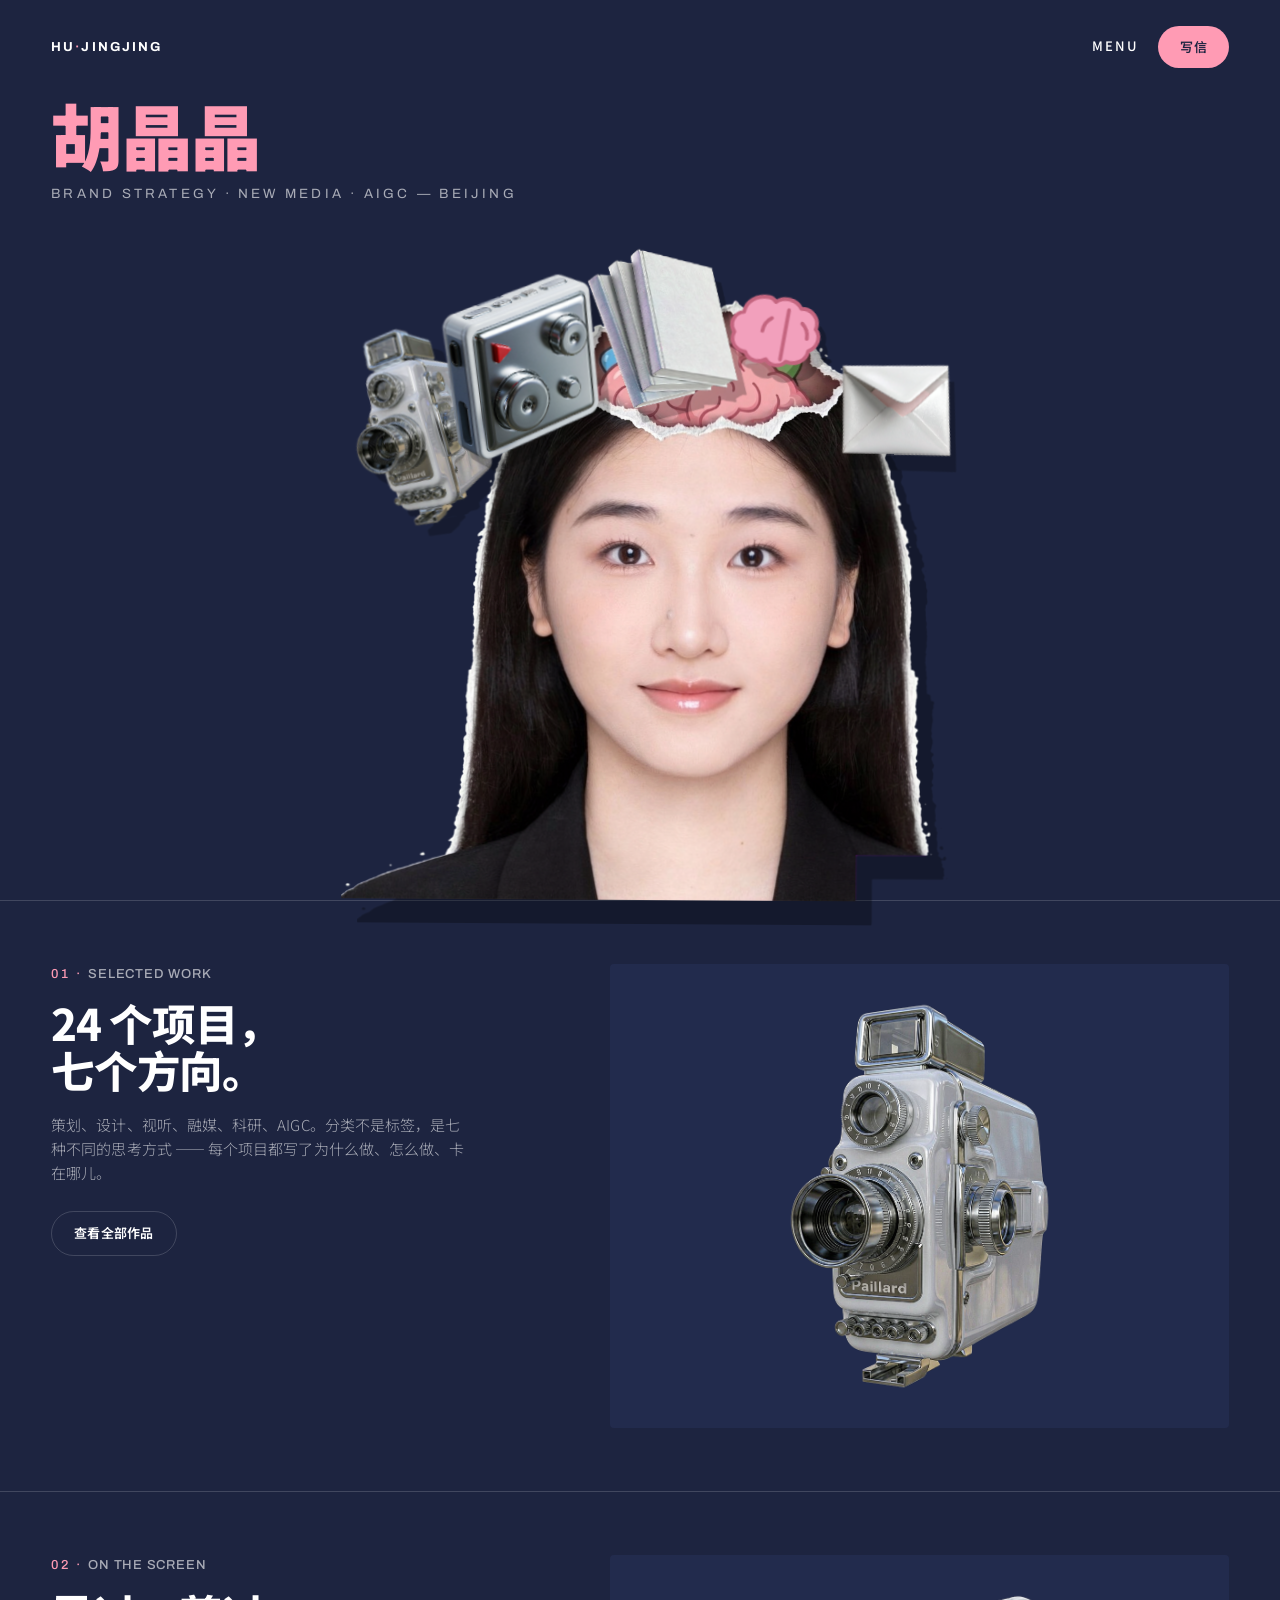
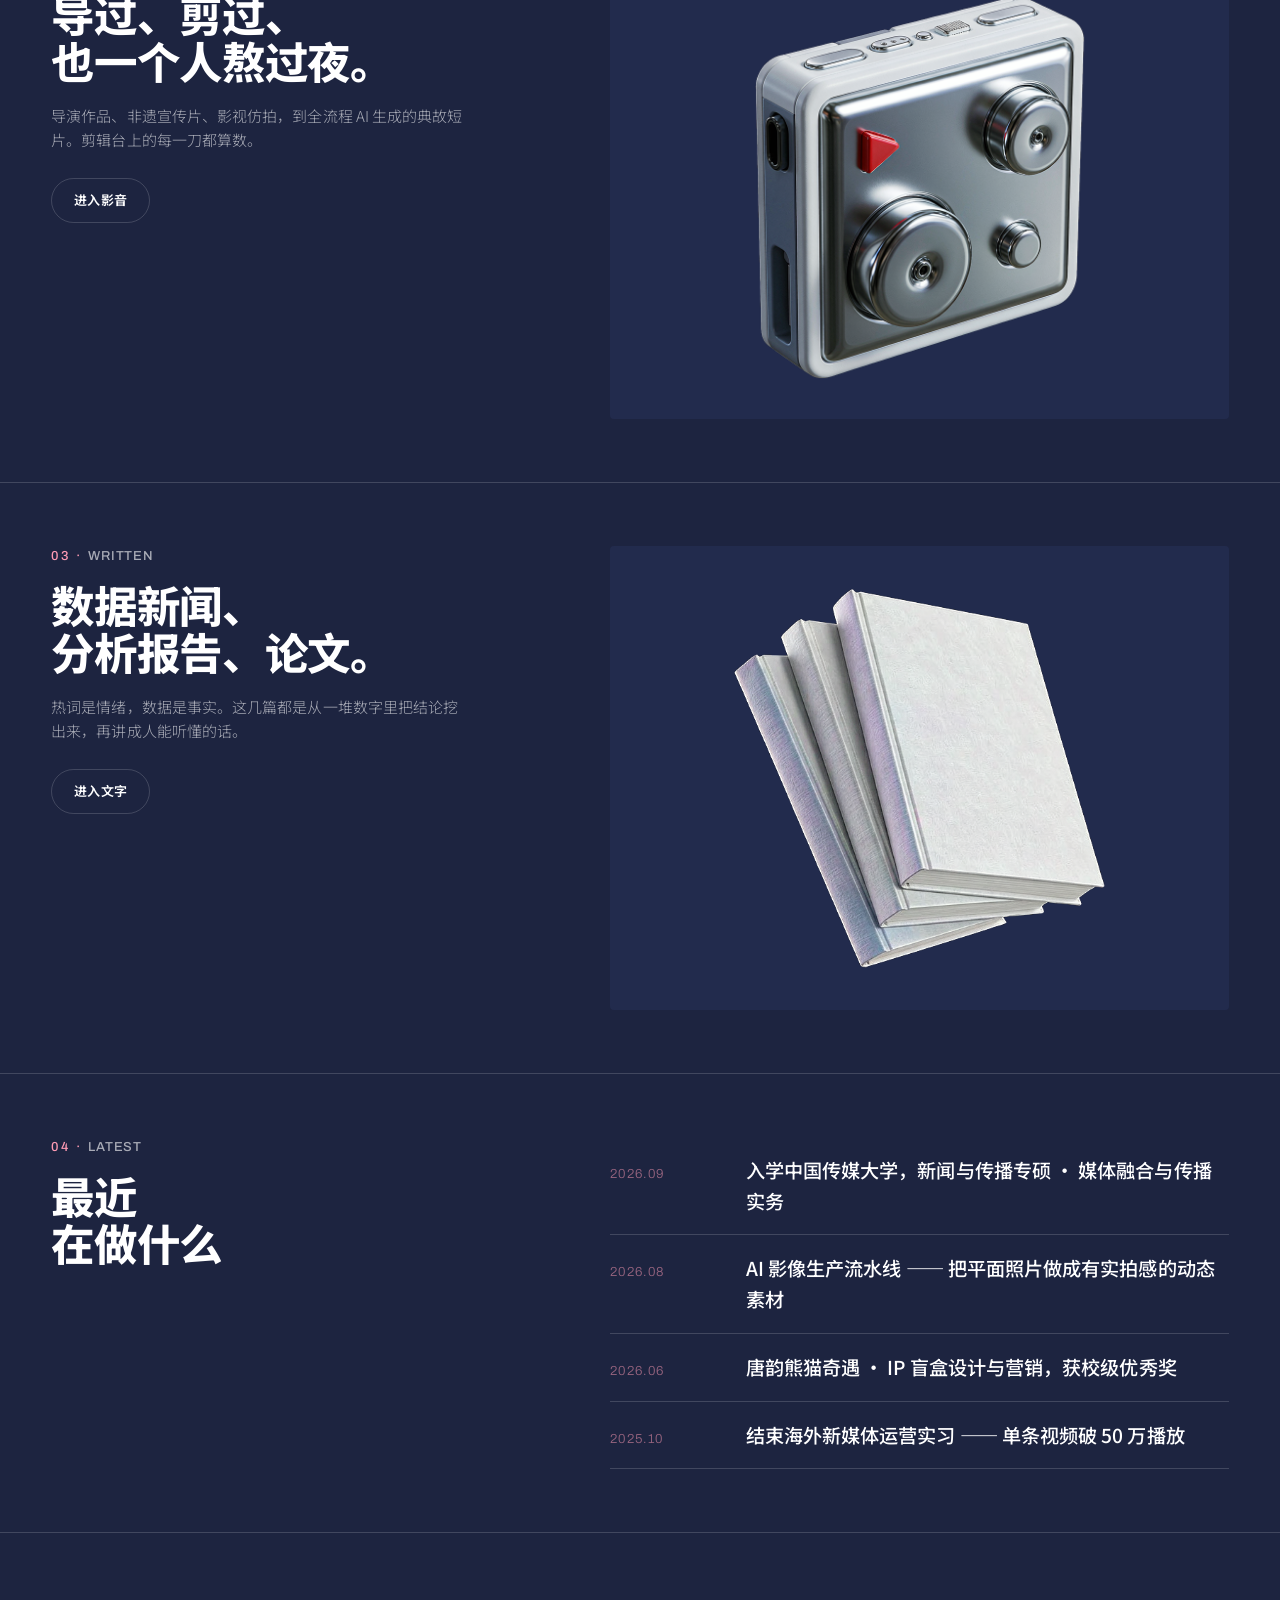
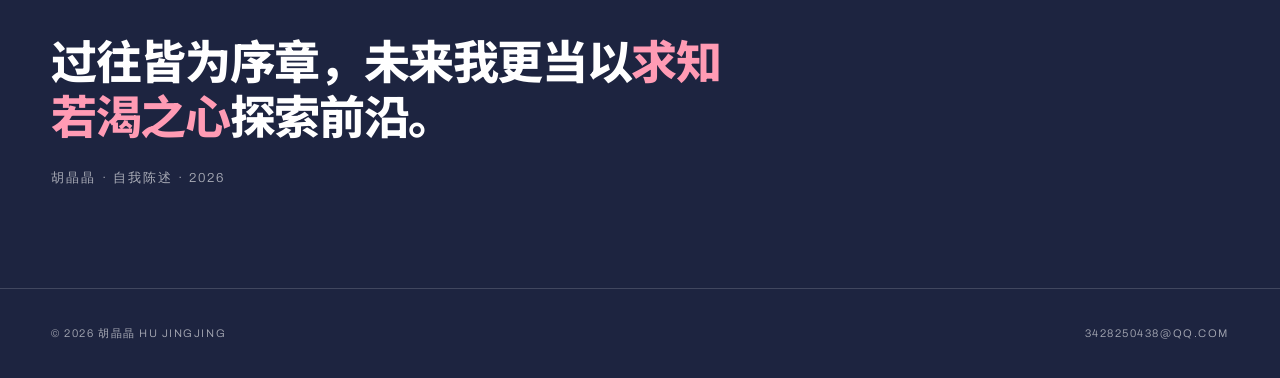
<file: index.html>
<!DOCTYPE html>
<html lang="zh-CN">
<head>
<meta charset="UTF-8">
<meta name="viewport" content="width=device-width, initial-scale=1">
<title>胡晶晶 · Brand / New Media / AIGC</title>
<meta name="description" content="胡晶晶的个人作品集 —— 品牌策划、新媒体运营、视听内容与 AIGC 创意。">
<link rel="preconnect" href="https://fonts.googleapis.com">
<link rel="preconnect" href="https://fonts.gstatic.com" crossorigin>
<link href="https://fonts.googleapis.com/css2?family=Archivo:wght@400;500;600;700;800;900&family=Noto+Sans+SC:wght@300;400;500;700;900&display=swap" rel="stylesheet">
<link rel="stylesheet" href="assets/css/style.css">
</head>
<body>

<div class="boot" id="boot">
  <div style="text-align:center">
    <div class="boot__mark">胡晶晶</div>
    <div class="boot__bar"><i></i></div>
  </div>
</div>

<canvas id="field" aria-hidden="true"></canvas>

<nav class="menu" id="menu">
  <button class="bar__menu menu__close" id="menuClose">关闭 / CLOSE</button>
  <ul class="menu__list">
    <li><a href="index.html">首页 <em>Index</em></a></li>
    <li><a href="work.html">作品 <em>Selected Work</em></a></li>
    <li><a href="screen.html">影音 <em>On the Screen</em></a></li>
    <li><a href="words.html">文字 <em>Written</em></a></li>
    <li><a href="about.html">关于 <em>This is Me</em></a></li>
    <li><a href="contact.html">联系 <em>Say Hello</em></a></li>
  </ul>
</nav>

<header class="bar">
  <a class="bar__mark" href="index.html">HU<span>·</span>JINGJING</a>
  <div class="bar__right">
    <button class="bar__menu" id="menuBtn">Menu</button>
    <a class="pill" href="contact.html">写信</a>
  </div>
</header>

<main class="page">

  <!-- 首屏：脑海 —— 头顶撕开，装着整个作品集 -->
  <section class="hero hero--mind">
    <h1 class="hero__mark">胡晶晶<small>Brand Strategy · New Media · AIGC — Beijing</small></h1>

    <div class="mind" id="mind">
      <div class="mind__props">
        <a class="mind__prop p1" href="work.html" data-label="作品">
          <img src="assets/props/camera.png" alt="作品">
          <span class="mind__tag">作品 · Work</span>
        </a>
        <a class="mind__prop p2" href="screen.html" data-label="影音">
          <img src="assets/props/player.png" alt="影音">
          <span class="mind__tag">影音 · Screen</span>
        </a>
        <a class="mind__prop p3" href="words.html" data-label="文字">
          <img src="assets/props/books.png" alt="文字">
          <span class="mind__tag">文字 · Written</span>
        </a>
        <a class="mind__prop p4" href="about.html" data-label="关于">
          <svg viewBox="0 0 100 80" aria-label="关于">
            <path d="M32 8c-11 0-19 7-19 16-8 2-11 12-5 18-3 8 3 15 12 15 3 6 12 8 18 3 4 5 13 5 17-1 9 2 17-4 17-12 7-4 9-14 3-19 2-9-6-17-15-15-5-7-16-8-22-2-2-2-4-3-6-3z" fill="#F2A0BC" stroke="#C4657F" stroke-width="3.2" stroke-linejoin="round"/>
            <path d="M50 16v42M37 25c-4 3-6 7-6 12M63 25c4 3 6 7 6 12" stroke="#C4657F" stroke-width="3.2" fill="none" stroke-linecap="round"/>
          </svg>
          <span class="mind__tag">关于 · About</span>
        </a>
        <a class="mind__prop p5" href="contact.html" data-label="联系">
          <img src="assets/props/envelope.png" alt="联系">
          <span class="mind__tag">联系 · Hello</span>
        </a>
      </div>

      <div class="mind__head" id="mindHead">
        <img class="mind__img" src="assets/img/mind-head.png" alt="胡晶晶的头像贴纸 —— 头顶撕开，里面装着她的作品集">
        <span class="mind__eye" data-x="47.9" data-y="43.3"><img src="assets/img/mind-head.png" alt="" aria-hidden="true"></span>
        <span class="mind__eye" data-x="68.6" data-y="43.7"><img src="assets/img/mind-head.png" alt="" aria-hidden="true"></span>
      </div>
    </div>
  </section>

  <!-- 01 作品 -->
  <section class="entry">
    <div class="entry__inner">
      <div data-rev>
        <span class="entry__label">01 · <i>Selected Work</i></span>
        <h2>24 个项目，<br>七个方向。</h2>
        <p>策划、设计、视听、融媒、科研、AIGC。分类不是标签，是七种不同的思考方式 —— 每个项目都写了为什么做、怎么做、卡在哪儿。</p>
        <a class="pill pill--ghost" href="work.html">查看全部作品</a>
      </div>
      <div class="entry__thumb" data-rev><img src="assets/props/camera.png" alt=""></div>
    </div>
  </section>

  <!-- 02 影音 -->
  <section class="entry">
    <div class="entry__inner">
      <div data-rev>
        <span class="entry__label">02 · <i>On the Screen</i></span>
        <h2>导过、剪过、<br>也一个人熬过夜。</h2>
        <p>导演作品、非遗宣传片、影视仿拍，到全流程 AI 生成的典故短片。剪辑台上的每一刀都算数。</p>
        <a class="pill pill--ghost" href="screen.html">进入影音</a>
      </div>
      <div class="entry__thumb" data-rev><img src="assets/props/player.png" alt=""></div>
    </div>
  </section>

  <!-- 03 文字 -->
  <section class="entry">
    <div class="entry__inner">
      <div data-rev>
        <span class="entry__label">03 · <i>Written</i></span>
        <h2>数据新闻、<br>分析报告、论文。</h2>
        <p>热词是情绪，数据是事实。这几篇都是从一堆数字里把结论挖出来，再讲成人能听懂的话。</p>
        <a class="pill pill--ghost" href="words.html">进入文字</a>
      </div>
      <div class="entry__thumb" data-rev><img src="assets/props/books.png" alt=""></div>
    </div>
  </section>

  <!-- 04 最近 -->
  <section class="entry">
    <div class="entry__inner">
      <div data-rev>
        <span class="entry__label">04 · <i>Latest</i></span>
        <h2>最近<br>在做什么</h2>
      </div>
      <ol class="tl" data-rev>
        <li><a href="about.html"><time>2026.09</time><span>入学中国传媒大学，新闻与传播专硕 · 媒体融合与传播实务</span></a></li>
        <li><a href="project.html?id=23"><time>2026.08</time><span>AI 影像生产流水线 —— 把平面照片做成有实拍感的动态素材</span></a></li>
        <li><a href="project.html?id=19"><time>2026.06</time><span>唐韵熊猫奇遇 · IP 盲盒设计与营销，获校级优秀奖</span></a></li>
        <li><a href="project.html?id=05"><time>2025.10</time><span>结束海外新媒体运营实习 —— 单条视频破 50 万播放</span></a></li>
      </ol>
    </div>
  </section>

  <!-- 引用 -->
  <section class="quote">
    <div class="quote__inner" data-rev>
      <blockquote>过往皆为序章，未来我更当以<span>求知若渴之心</span>探索前沿。</blockquote>
      <cite>胡晶晶 · 自我陈述 · 2026</cite>
    </div>
  </section>

</main>

<footer class="foot">
  <span>&copy; 2026 胡晶晶 HU JINGJING</span>
  <span><a href="contact.html">3428250438@qq.com</a></span>
</footer>

<script src="assets/js/field-gl.js"></script>
<script src="assets/js/props.js"></script>
<script src="assets/js/projects.js"></script>
<script src="assets/js/pages.js"></script>
<script src="assets/js/main.js"></script>
<script src="assets/js/mind.js"></script>
</body>
</html>
</file>
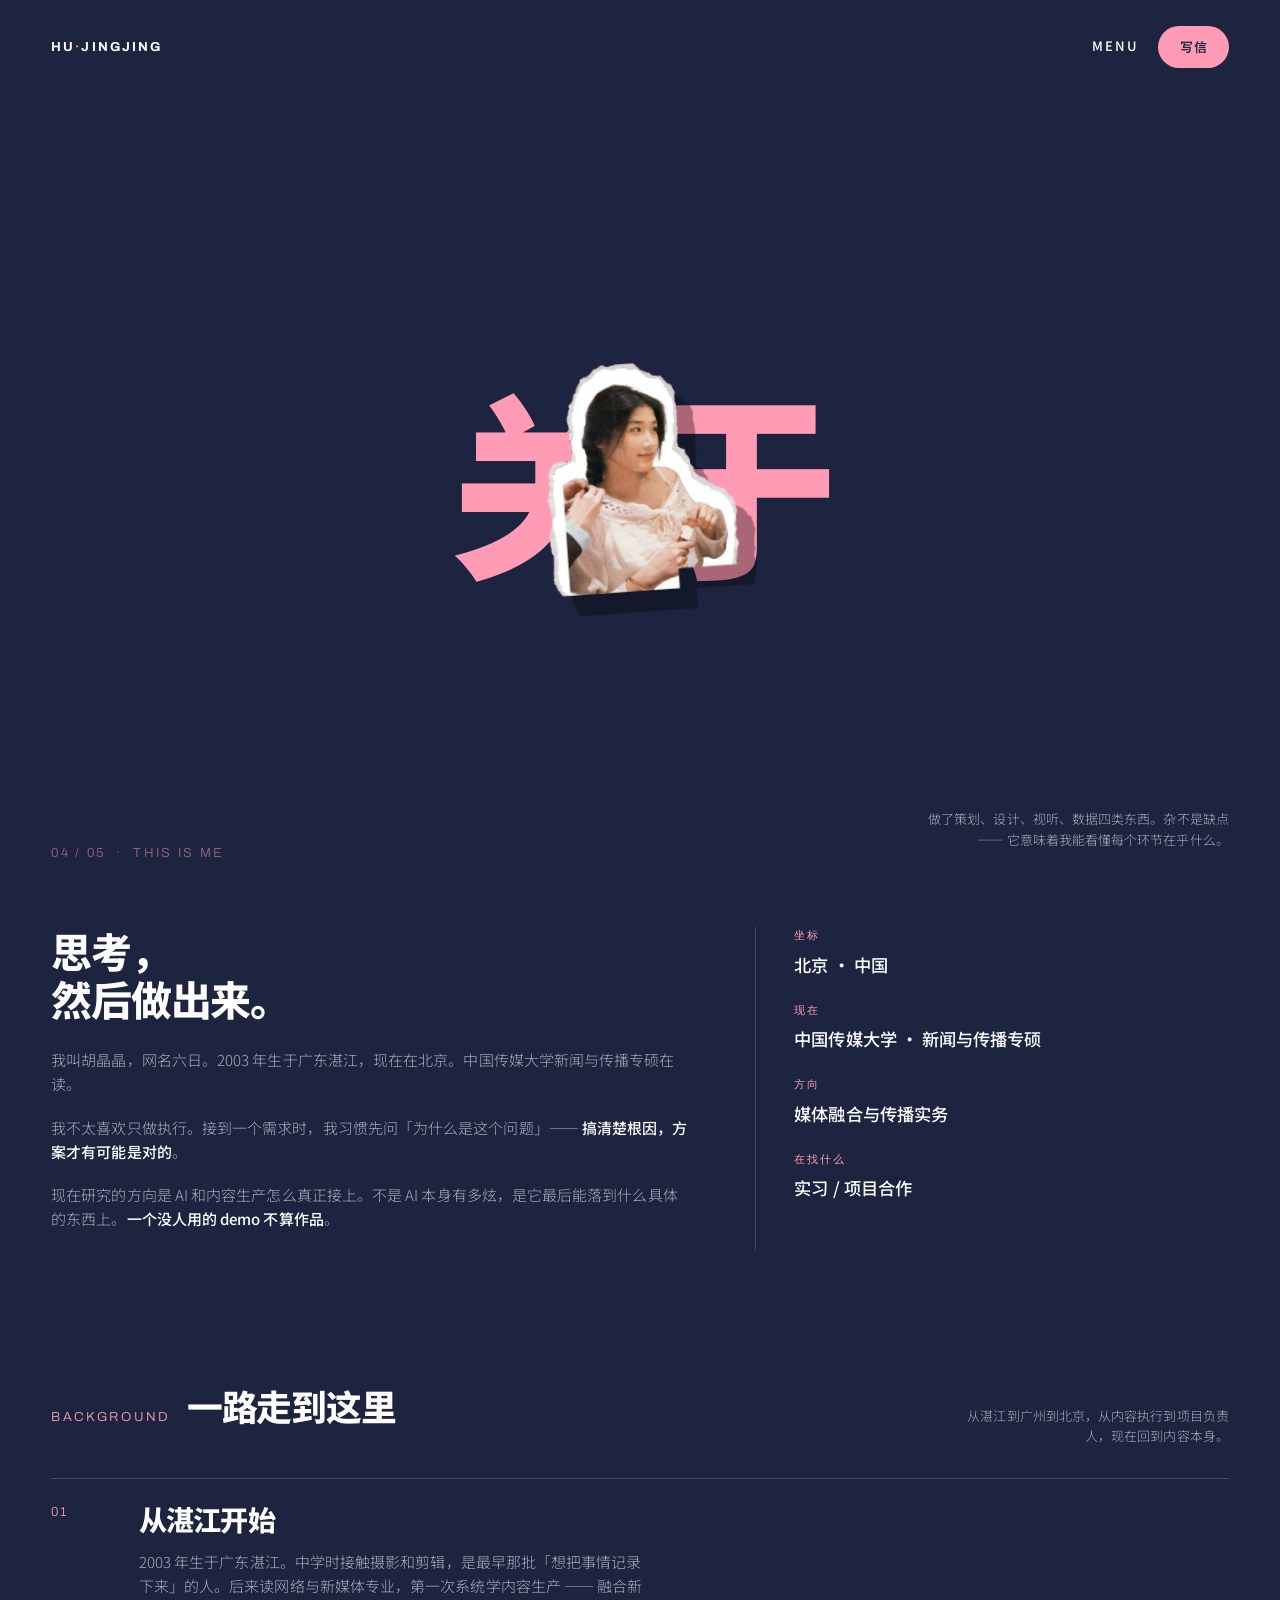
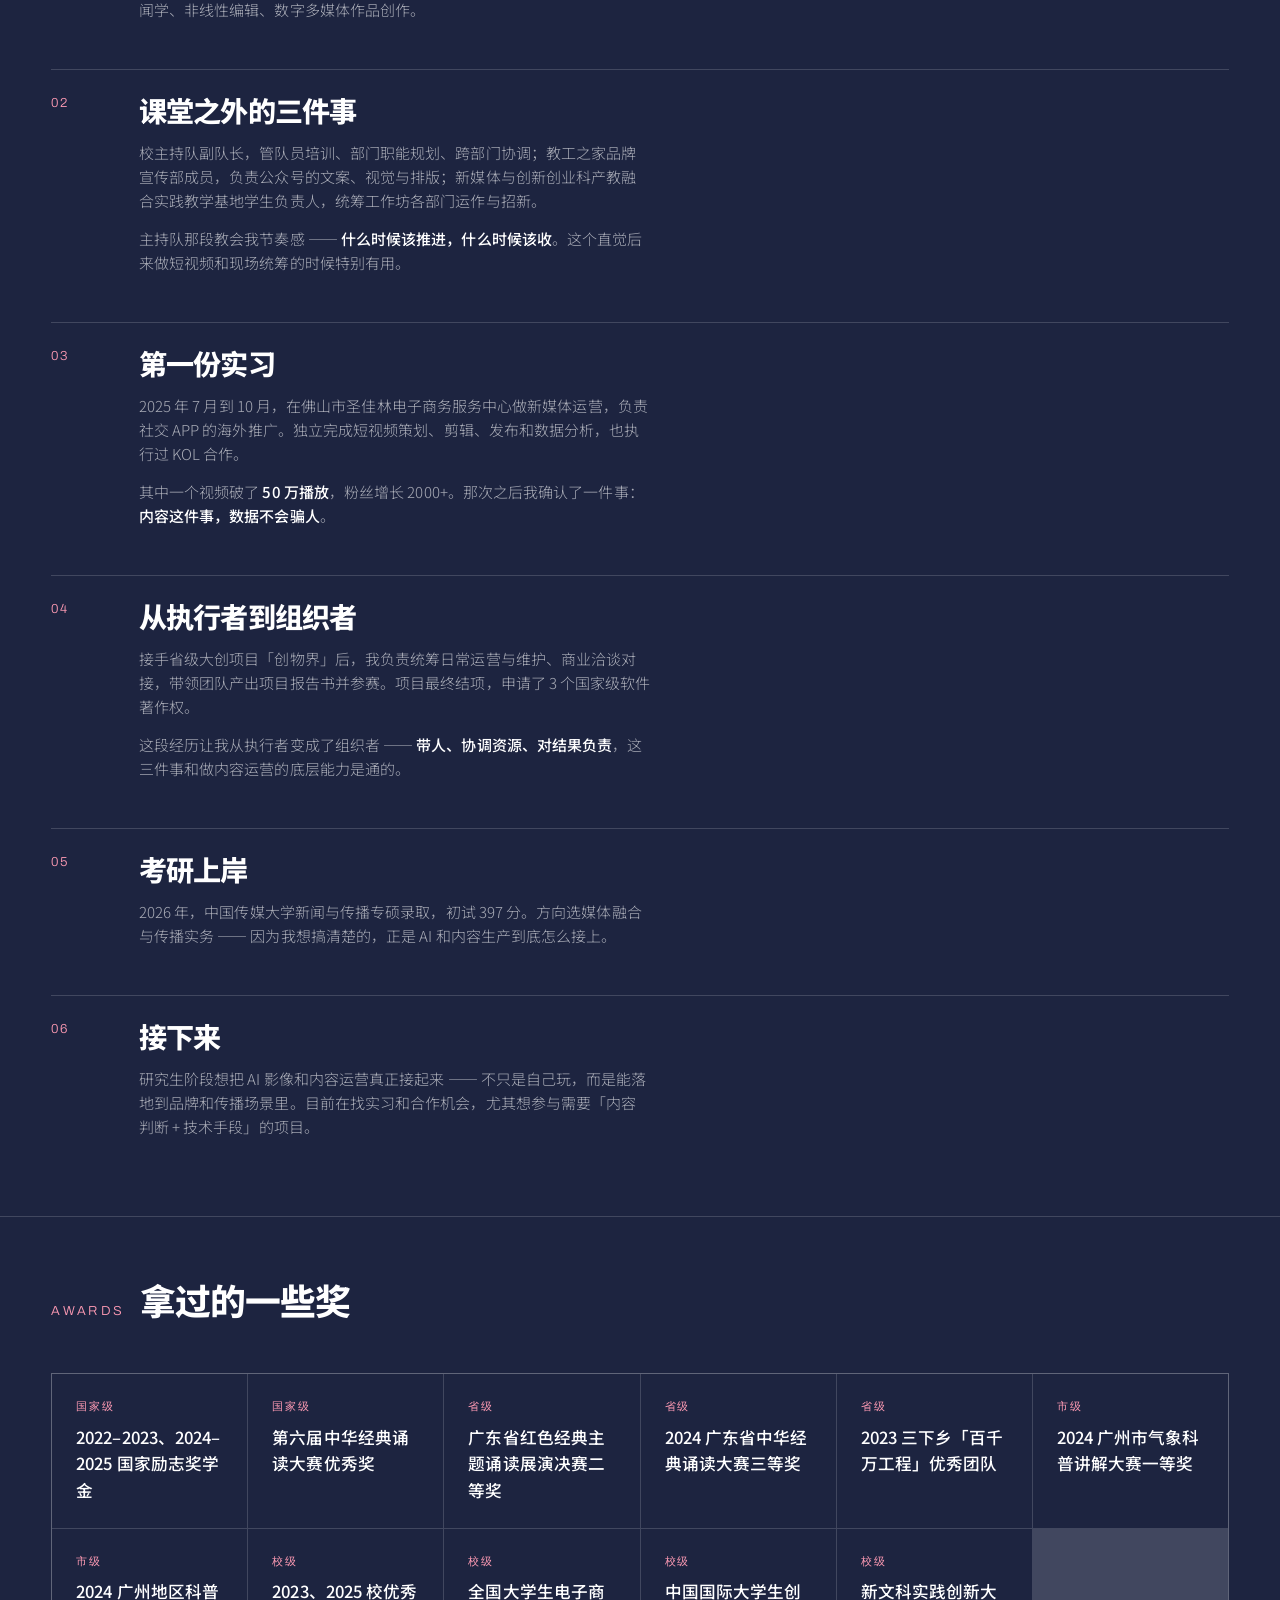
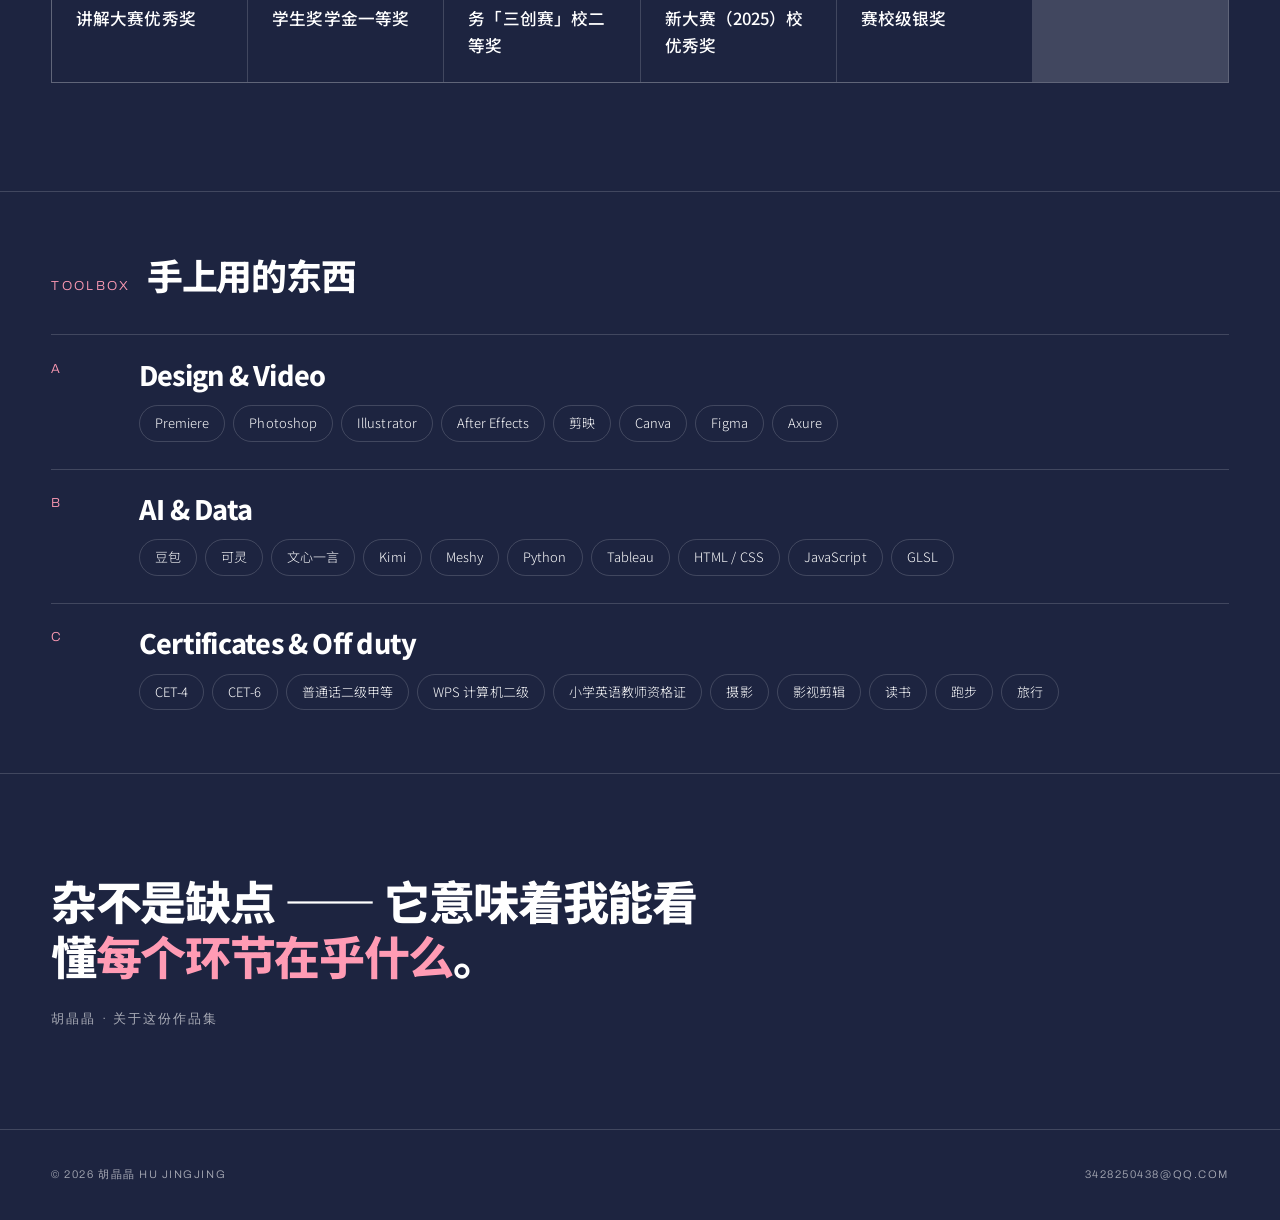
<file: about.html>
<!DOCTYPE html>
<html lang="zh-CN">
<head>
<meta charset="UTF-8">
<meta name="viewport" content="width=device-width, initial-scale=1">
<title>关于 — 胡晶晶</title>
<meta name="description" content="关于胡晶晶 —— 策划、设计、视听、数据，四种能力一个闭环。">
<link rel="preconnect" href="https://fonts.googleapis.com">
<link rel="preconnect" href="https://fonts.gstatic.com" crossorigin>
<link href="https://fonts.googleapis.com/css2?family=Archivo:wght@400;500;600;700;800;900&family=Noto+Sans+SC:wght@300;400;500;700;900&display=swap" rel="stylesheet">
<link rel="stylesheet" href="assets/css/style.css">
</head>
<body>

<div class="boot" id="boot"><div style="text-align:center"><div class="boot__mark">关于</div><div class="boot__bar"><i></i></div></div></div>
<canvas id="field" aria-hidden="true"></canvas>

<nav class="menu" id="menu">
  <button class="bar__menu menu__close" id="menuClose">关闭 / CLOSE</button>
  <ul class="menu__list">
    <li><a href="index.html">首页 <em>Index</em></a></li>
    <li><a href="work.html">作品 <em>Selected Work</em></a></li>
    <li><a href="screen.html">影音 <em>On the Screen</em></a></li>
    <li><a href="words.html">文字 <em>Written</em></a></li>
    <li><a href="about.html">关于 <em>This is Me</em></a></li>
    <li><a href="contact.html">联系 <em>Say Hello</em></a></li>
  </ul>
</nav>

<header class="bar">
  <a class="bar__mark" href="index.html">HU<span>·</span>JINGJING</a>
  <div class="bar__right">
    <button class="bar__menu" id="menuBtn">Menu</button>
    <a class="pill" href="contact.html">写信</a>
  </div>
</header>

<main class="page">

  <!-- 铺垫了四页道具之后，这里把「她本人」放进词中间 -->
  <section class="chapter" data-chapter="about">
    <div class="chapter__stage">
      <h1 class="chapter__word">关于</h1>
      <img class="chapter__prop" alt="">
    </div>
    <div class="chapter__meta">
      <span class="chapter__no">04 / 05 &nbsp;&middot;&nbsp; THIS IS ME</span>
      <p class="chapter__blurb">做了策划、设计、视听、数据四类东西。杂不是缺点 —— 它意味着我能看懂每个环节在乎什么。</p>
    </div>
  </section>

  <section class="lede">
    <div data-rev>
      <h2>思考，<br>然后做出来。</h2>
      <p>我叫胡晶晶，网名六日。2003 年生于广东湛江，现在在北京。中国传媒大学新闻与传播专硕在读。</p>
      <p>我不太喜欢只做执行。接到一个需求时，我习惯先问「为什么是这个问题」—— <b>搞清楚根因，方案才有可能是对的</b>。</p>
      <p>现在研究的方向是 AI 和内容生产怎么真正接上。不是 AI 本身有多炫，是它最后能落到什么具体的东西上。<b>一个没人用的 demo 不算作品</b>。</p>
    </div>
    <div class="lede__side" data-rev>
      <dl>
        <dt>坐标</dt><dd>北京 · 中国</dd>
        <dt>现在</dt><dd>中国传媒大学 · 新闻与传播专硕</dd>
        <dt>方向</dt><dd>媒体融合与传播实务</dd>
        <dt>在找什么</dt><dd>实习 / 项目合作</dd>
      </dl>
    </div>
  </section>

  <section class="grp" style="border-top:0">
    <div class="grp__inner">
      <div class="grp__head">
        <span>BACKGROUND</span>
        <h2>一路走到这里</h2>
        <p>从湛江到广州到北京，从内容执行到项目负责人，现在回到内容本身。</p>
      </div>
      <div class="bio">
        <div class="bio__item" data-rev>
          <span class="bio__n">01</span>
          <div>
            <h3>从湛江开始</h3>
            <p>2003 年生于广东湛江。中学时接触摄影和剪辑，是最早那批「想把事情记录下来」的人。后来读网络与新媒体专业，第一次系统学内容生产 —— 融合新闻学、非线性编辑、数字多媒体作品创作。</p>
          </div>
        </div>
        <div class="bio__item" data-rev>
          <span class="bio__n">02</span>
          <div>
            <h3>课堂之外的三件事</h3>
            <p>校主持队副队长，管队员培训、部门职能规划、跨部门协调；教工之家品牌宣传部成员，负责公众号的文案、视觉与排版；新媒体与创新创业科产教融合实践教学基地学生负责人，统筹工作坊各部门运作与招新。</p>
            <p>主持队那段教会我节奏感 —— <b>什么时候该推进，什么时候该收</b>。这个直觉后来做短视频和现场统筹的时候特别有用。</p>
          </div>
        </div>
        <div class="bio__item" data-rev>
          <span class="bio__n">03</span>
          <div>
            <h3>第一份实习</h3>
            <p>2025 年 7 月到 10 月，在佛山市圣佳林电子商务服务中心做新媒体运营，负责社交 APP 的海外推广。独立完成短视频策划、剪辑、发布和数据分析，也执行过 KOL 合作。</p>
            <p>其中一个视频破了 <b>50 万播放</b>，粉丝增长 2000+。那次之后我确认了一件事：<b>内容这件事，数据不会骗人</b>。</p>
          </div>
        </div>
        <div class="bio__item" data-rev>
          <span class="bio__n">04</span>
          <div>
            <h3>从执行者到组织者</h3>
            <p>接手省级大创项目「创物界」后，我负责统筹日常运营与维护、商业洽谈对接，带领团队产出项目报告书并参赛。项目最终结项，申请了 3 个国家级软件著作权。</p>
            <p>这段经历让我从执行者变成了组织者 —— <b>带人、协调资源、对结果负责</b>，这三件事和做内容运营的底层能力是通的。</p>
          </div>
        </div>
        <div class="bio__item" data-rev>
          <span class="bio__n">05</span>
          <div>
            <h3>考研上岸</h3>
            <p>2026 年，中国传媒大学新闻与传播专硕录取，初试 397 分。方向选媒体融合与传播实务 —— 因为我想搞清楚的，正是 AI 和内容生产到底怎么接上。</p>
          </div>
        </div>
        <div class="bio__item" data-rev>
          <span class="bio__n">06</span>
          <div>
            <h3>接下来</h3>
            <p>研究生阶段想把 AI 影像和内容运营真正接起来 —— 不只是自己玩，而是能落地到品牌和传播场景里。目前在找实习和合作机会，尤其想参与需要「内容判断 + 技术手段」的项目。</p>
          </div>
        </div>
      </div>
    </div>
  </section>

  <section class="grp">
    <div class="grp__inner">
      <div class="grp__head">
        <span>AWARDS</span>
        <h2>拿过的一些奖</h2>
      </div>
      <dl class="facts">
        <div><dt>国家级</dt><dd>2022–2023、2024–2025 国家励志奖学金</dd></div>
        <div><dt>国家级</dt><dd>第六届中华经典诵读大赛优秀奖</dd></div>
        <div><dt>省级</dt><dd>广东省红色经典主题诵读展演决赛二等奖</dd></div>
        <div><dt>省级</dt><dd>2024 广东省中华经典诵读大赛三等奖</dd></div>
        <div><dt>省级</dt><dd>2023 三下乡「百千万工程」优秀团队</dd></div>
        <div><dt>市级</dt><dd>2024 广州市气象科普讲解大赛一等奖</dd></div>
        <div><dt>市级</dt><dd>2024 广州地区科普讲解大赛优秀奖</dd></div>
        <div><dt>校级</dt><dd>2023、2025 校优秀学生奖学金一等奖</dd></div>
        <div><dt>校级</dt><dd>全国大学生电子商务「三创赛」校二等奖</dd></div>
        <div><dt>校级</dt><dd>中国国际大学生创新大赛（2025）校优秀奖</dd></div>
        <div><dt>校级</dt><dd>新文科实践创新大赛校级银奖</dd></div>
      </dl>
    </div>
  </section>

  <section class="grp">
    <div class="grp__inner">
      <div class="grp__head">
        <span>TOOLBOX</span>
        <h2>手上用的东西</h2>
      </div>
      <div class="bio" style="gap:clamp(20px,3vh,34px)">
        <div class="bio__item" data-rev>
          <span class="bio__n">A</span>
          <div>
            <h3 style="font-size:var(--t-h3)">Design &amp; Video</h3>
            <div class="pills">
              <span>Premiere</span><span>Photoshop</span><span>Illustrator</span><span>After Effects</span>
              <span>剪映</span><span>Canva</span><span>Figma</span><span>Axure</span>
            </div>
          </div>
        </div>
        <div class="bio__item" data-rev>
          <span class="bio__n">B</span>
          <div>
            <h3 style="font-size:var(--t-h3)">AI &amp; Data</h3>
            <div class="pills">
              <span>豆包</span><span>可灵</span><span>文心一言</span><span>Kimi</span><span>Meshy</span>
              <span>Python</span><span>Tableau</span><span>HTML / CSS</span><span>JavaScript</span><span>GLSL</span>
            </div>
          </div>
        </div>
        <div class="bio__item" data-rev>
          <span class="bio__n">C</span>
          <div>
            <h3 style="font-size:var(--t-h3)">Certificates &amp; Off duty</h3>
            <div class="pills">
              <span>CET-4</span><span>CET-6</span><span>普通话二级甲等</span>
              <span>WPS 计算机二级</span><span>小学英语教师资格证</span>
              <span>摄影</span><span>影视剪辑</span><span>读书</span><span>跑步</span><span>旅行</span>
            </div>
          </div>
        </div>
      </div>
    </div>
  </section>

  <section class="quote">
    <div class="quote__inner" data-rev>
      <blockquote>杂不是缺点 —— 它意味着我能看懂<span>每个环节在乎什么</span>。</blockquote>
      <cite>胡晶晶 · 关于这份作品集</cite>
    </div>
  </section>

</main>

<footer class="foot">
  <span>&copy; 2026 胡晶晶 HU JINGJING</span>
  <span><a href="contact.html">3428250438@qq.com</a></span>
</footer>

<script src="assets/js/field-gl.js"></script>
<script src="assets/js/props.js"></script>
<script src="assets/js/projects.js"></script>
<script src="assets/js/pages.js"></script>
<script src="assets/js/main.js"></script>
</body>
</html>
</file>
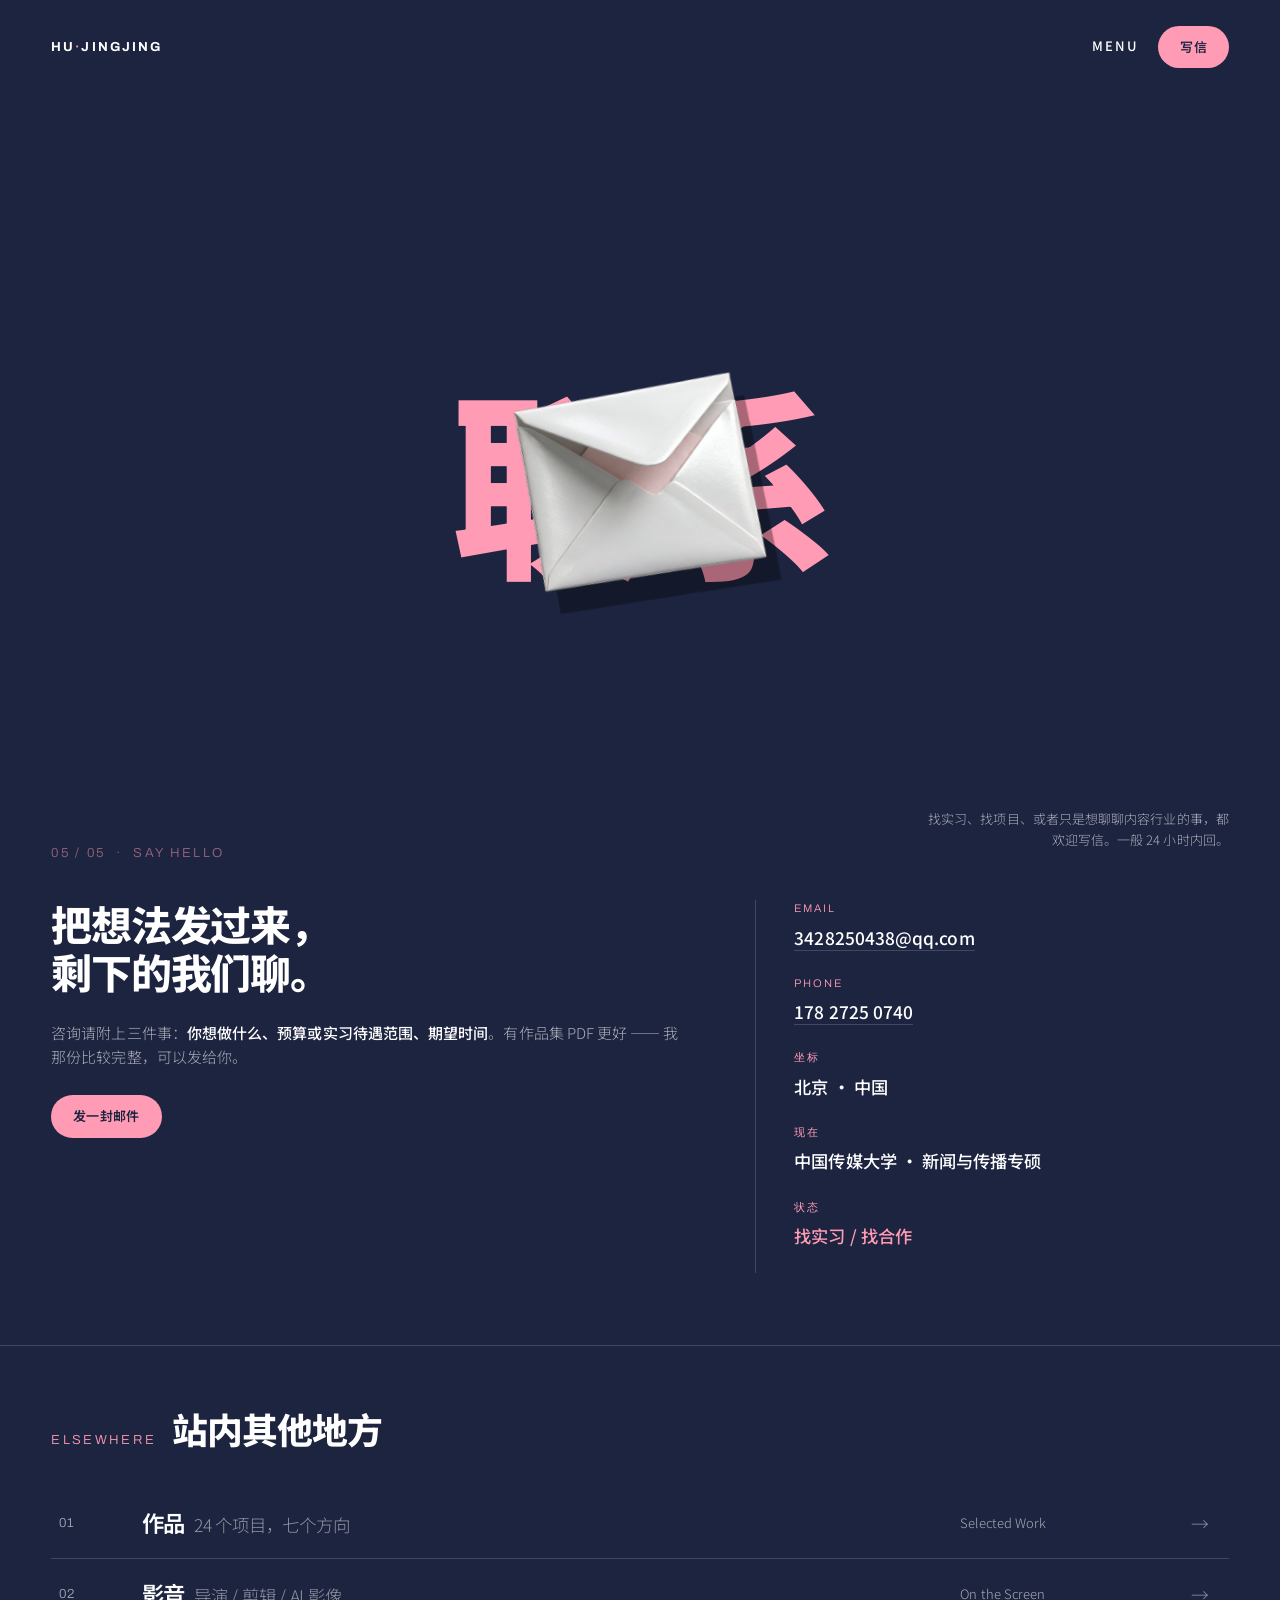
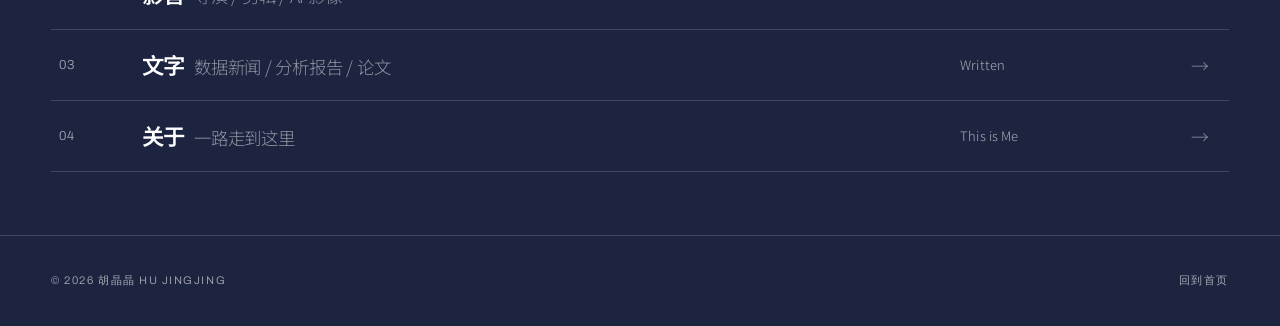
<file: contact.html>
<!DOCTYPE html>
<html lang="zh-CN">
<head>
<meta charset="UTF-8">
<meta name="viewport" content="width=device-width, initial-scale=1">
<title>联系 — 胡晶晶</title>
<meta name="description" content="联系胡晶晶 —— 找实习、找项目、或聊聊内容行业的事。">
<link rel="preconnect" href="https://fonts.googleapis.com">
<link rel="preconnect" href="https://fonts.gstatic.com" crossorigin>
<link href="https://fonts.googleapis.com/css2?family=Archivo:wght@400;500;600;700;800;900&family=Noto+Sans+SC:wght@300;400;500;700;900&display=swap" rel="stylesheet">
<link rel="stylesheet" href="assets/css/style.css">
</head>
<body>

<div class="boot" id="boot"><div style="text-align:center"><div class="boot__mark">联系</div><div class="boot__bar"><i></i></div></div></div>
<canvas id="field" aria-hidden="true"></canvas>

<nav class="menu" id="menu">
  <button class="bar__menu menu__close" id="menuClose">关闭 / CLOSE</button>
  <ul class="menu__list">
    <li><a href="index.html">首页 <em>Index</em></a></li>
    <li><a href="work.html">作品 <em>Selected Work</em></a></li>
    <li><a href="screen.html">影音 <em>On the Screen</em></a></li>
    <li><a href="words.html">文字 <em>Written</em></a></li>
    <li><a href="about.html">关于 <em>This is Me</em></a></li>
    <li><a href="contact.html">联系 <em>Say Hello</em></a></li>
  </ul>
</nav>

<header class="bar">
  <a class="bar__mark" href="index.html">HU<span>·</span>JINGJING</a>
  <div class="bar__right">
    <button class="bar__menu" id="menuBtn">Menu</button>
    <a class="pill" href="mailto:3428250438@qq.com">写信</a>
  </div>
</header>

<main class="page">

  <section class="chapter" data-chapter="contact">
    <div class="chapter__stage">
      <h1 class="chapter__word">联系</h1>
      <img class="chapter__prop" alt="">
    </div>
    <div class="chapter__meta">
      <span class="chapter__no">05 / 05 &nbsp;&middot;&nbsp; SAY HELLO</span>
      <p class="chapter__blurb">找实习、找项目、或者只是想聊聊内容行业的事，都欢迎写信。一般 24 小时内回。</p>
    </div>
  </section>

  <section class="lede" style="padding-top:0">
    <div data-rev>
      <h2>把想法发过来，<br>剩下的我们聊。</h2>
      <p>咨询请附上三件事：<b>你想做什么、预算或实习待遇范围、期望时间</b>。有作品集 PDF 更好 —— 我那份比较完整，可以发给你。</p>
      <p style="margin-top:26px">
        <a class="pill" href="mailto:3428250438@qq.com">发一封邮件</a>
      </p>
    </div>
    <div class="lede__side" data-rev>
      <dl>
        <dt>Email</dt><dd><a href="mailto:3428250438@qq.com" style="border-bottom:1px solid var(--white-faint)">3428250438@qq.com</a></dd>
        <dt>Phone</dt><dd><a href="tel:17827250740" style="border-bottom:1px solid var(--white-faint)">178 2725 0740</a></dd>
        <dt>坐标</dt><dd>北京 · 中国</dd>
        <dt>现在</dt><dd>中国传媒大学 · 新闻与传播专硕</dd>
        <dt>状态</dt><dd style="color:var(--pink)">找实习 / 找合作</dd>
      </dl>
    </div>
  </section>

  <section class="grp">
    <div class="grp__inner">
      <div class="grp__head">
        <span>ELSEWHERE</span>
        <h2>站内其他地方</h2>
      </div>
      <ul class="rows">
        <li class="row"><a href="work.html">
          <span class="row__no">01</span><span class="row__title">作品<em>24 个项目，七个方向</em></span>
          <span class="row__cat">Selected Work</span><span class="row__go">&#8594;</span></a></li>
        <li class="row"><a href="screen.html">
          <span class="row__no">02</span><span class="row__title">影音<em>导演 / 剪辑 / AI 影像</em></span>
          <span class="row__cat">On the Screen</span><span class="row__go">&#8594;</span></a></li>
        <li class="row"><a href="words.html">
          <span class="row__no">03</span><span class="row__title">文字<em>数据新闻 / 分析报告 / 论文</em></span>
          <span class="row__cat">Written</span><span class="row__go">&#8594;</span></a></li>
        <li class="row"><a href="about.html">
          <span class="row__no">04</span><span class="row__title">关于<em>一路走到这里</em></span>
          <span class="row__cat">This is Me</span><span class="row__go">&#8594;</span></a></li>
      </ul>
    </div>
  </section>

</main>

<footer class="foot">
  <span>&copy; 2026 胡晶晶 HU JINGJING</span>
  <span><a href="index.html">回到首页</a></span>
</footer>

<script src="assets/js/field-gl.js"></script>
<script src="assets/js/props.js"></script>
<script src="assets/js/projects.js"></script>
<script src="assets/js/pages.js"></script>
<script src="assets/js/main.js"></script>
</body>
</html>
</file>
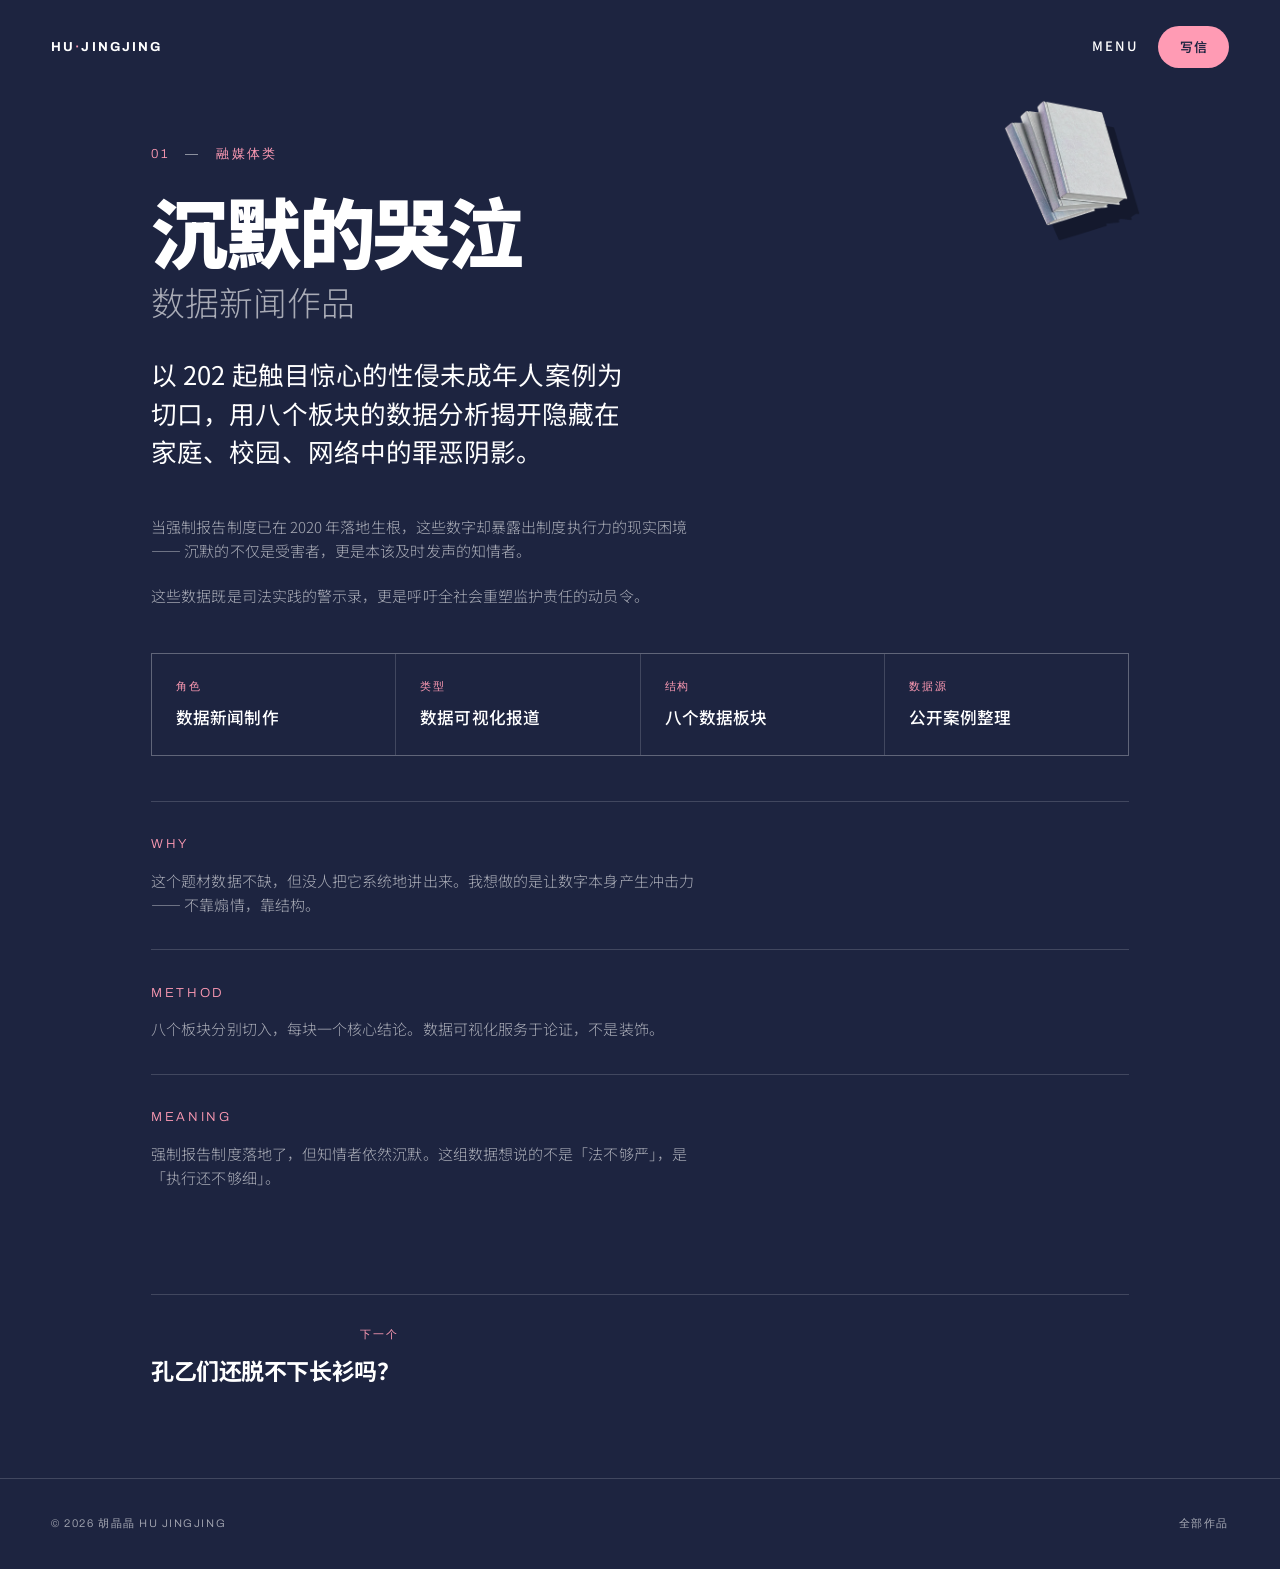
<file: project.html>
<!DOCTYPE html>
<html lang="zh-CN">
<head>
<meta charset="UTF-8">
<meta name="viewport" content="width=device-width, initial-scale=1">
<title>项目 — 胡晶晶</title>
<meta name="description" content="胡晶晶的作品项目详情。">
<link rel="preconnect" href="https://fonts.googleapis.com">
<link rel="preconnect" href="https://fonts.gstatic.com" crossorigin>
<link href="https://fonts.googleapis.com/css2?family=Archivo:wght@400;500;600;700;800;900&family=Noto+Sans+SC:wght@300;400;500;700;900&display=swap" rel="stylesheet">
<link rel="stylesheet" href="assets/css/style.css">
</head>
<body>

<div class="boot" id="boot"><div style="text-align:center"><div class="boot__mark">胡晶晶</div><div class="boot__bar"><i></i></div></div></div>
<canvas id="field" aria-hidden="true"></canvas>

<nav class="menu" id="menu">
  <button class="bar__menu menu__close" id="menuClose">关闭 / CLOSE</button>
  <ul class="menu__list">
    <li><a href="index.html">首页 <em>Index</em></a></li>
    <li><a href="work.html">作品 <em>Selected Work</em></a></li>
    <li><a href="screen.html">影音 <em>On the Screen</em></a></li>
    <li><a href="words.html">文字 <em>Written</em></a></li>
    <li><a href="about.html">关于 <em>This is Me</em></a></li>
    <li><a href="contact.html">联系 <em>Say Hello</em></a></li>
  </ul>
</nav>

<header class="bar">
  <a class="bar__mark" href="index.html">HU<span>·</span>JINGJING</a>
  <div class="bar__right">
    <button class="bar__menu" id="menuBtn">Menu</button>
    <a class="pill" href="contact.html">写信</a>
  </div>
</header>

<main class="page">

  <article class="detail" id="detail">
    <img class="detail__prop" id="dProp" alt="" aria-hidden="true">
    <div class="detail__eyebrow" data-rev>
      <span id="dNo">001</span><i>—</i><span id="dCat">分类</span>
    </div>
    <h1 class="detail__title" id="dTitle" data-rev></h1>
    <p class="detail__lead" id="dLead" data-rev></p>
    <div class="detail__body" id="dBody" data-rev></div>
    <dl class="facts" id="dFacts" data-rev></dl>
    <div id="dSecs" data-rev></div>
    <nav class="nav2" id="dNav"></nav>
  </article>

</main>

<footer class="foot">
  <span>&copy; 2026 胡晶晶 HU JINGJING</span>
  <span><a href="work.html">全部作品</a></span>
</footer>

<script src="assets/js/field-gl.js"></script>
<script src="assets/js/props.js"></script>
<script src="assets/js/projects.js"></script>
<script src="assets/js/pages.js"></script>
<script src="assets/js/main.js"></script>
</body>
</html>
</file>
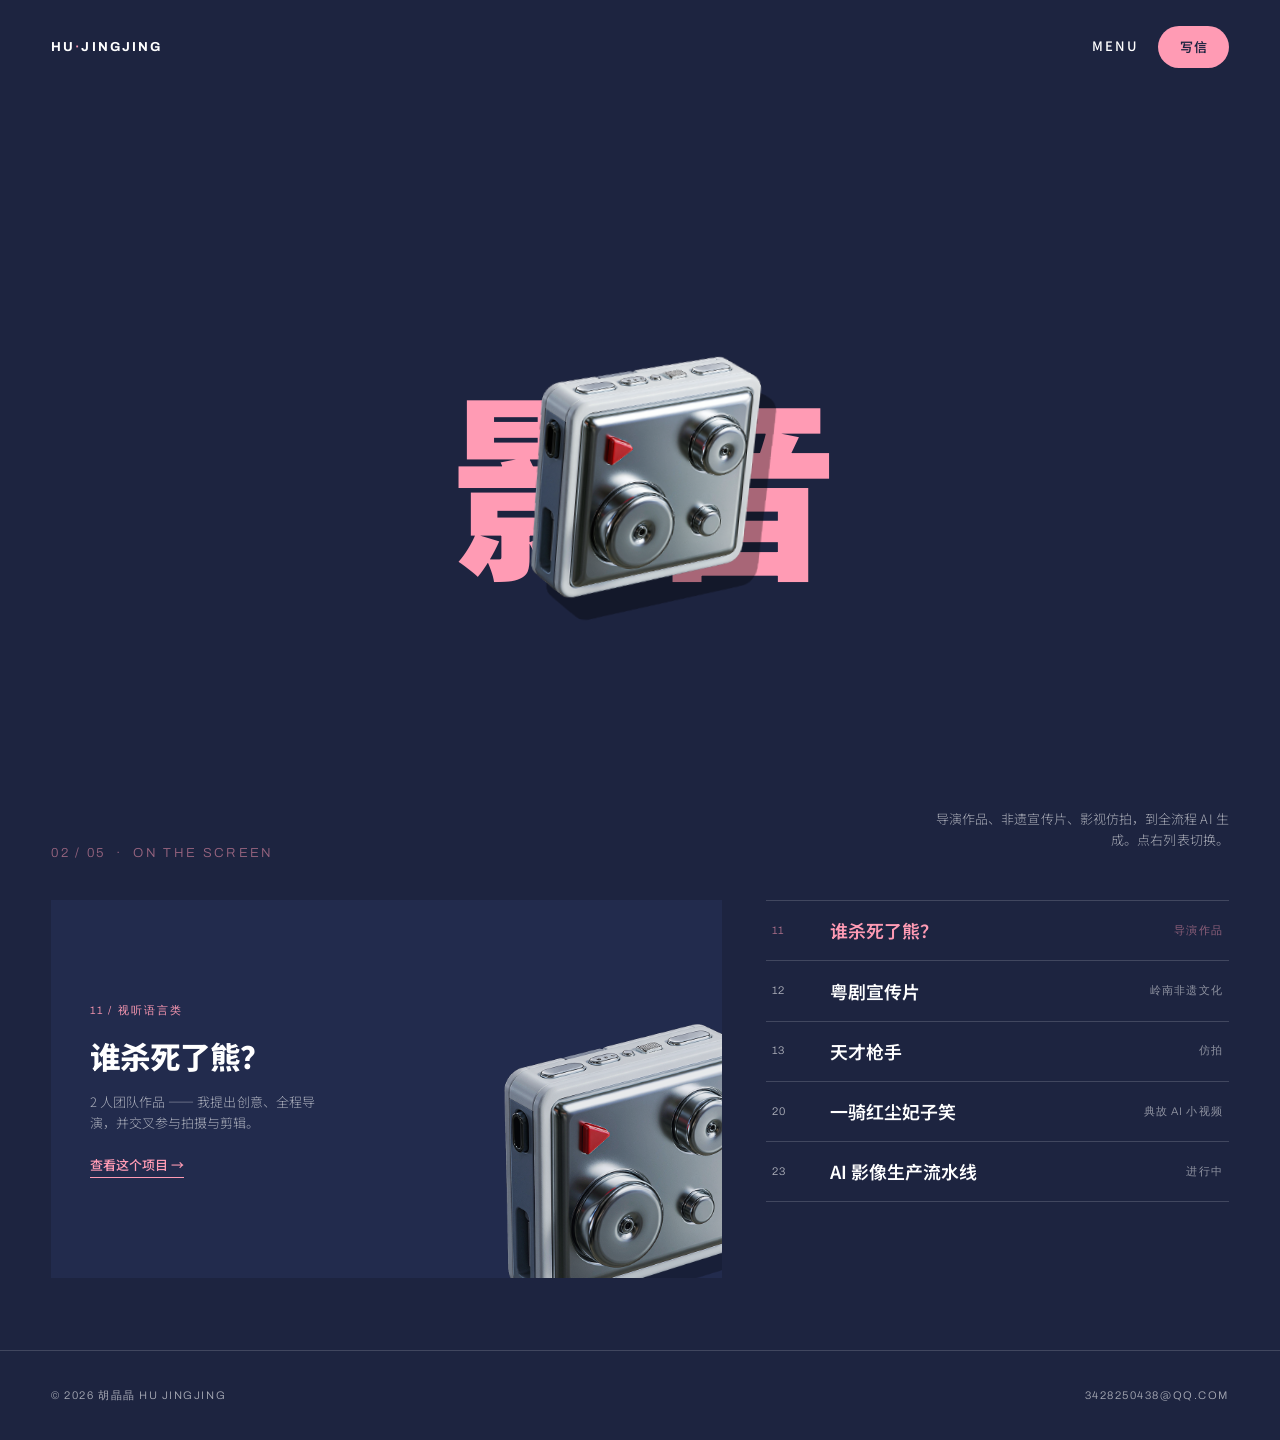
<file: screen.html>
<!DOCTYPE html>
<html lang="zh-CN">
<head>
<meta charset="UTF-8">
<meta name="viewport" content="width=device-width, initial-scale=1">
<title>影音 — 胡晶晶</title>
<meta name="description" content="胡晶晶的视听作品：导演短片、非遗宣传片、影视仿拍与 AI 生成影像。">
<link rel="preconnect" href="https://fonts.googleapis.com">
<link rel="preconnect" href="https://fonts.gstatic.com" crossorigin>
<link href="https://fonts.googleapis.com/css2?family=Archivo:wght@400;500;600;700;800;900&family=Noto+Sans+SC:wght@300;400;500;700;900&display=swap" rel="stylesheet">
<link rel="stylesheet" href="assets/css/style.css">
</head>
<body>

<div class="boot" id="boot"><div style="text-align:center"><div class="boot__mark">影音</div><div class="boot__bar"><i></i></div></div></div>
<canvas id="field" aria-hidden="true"></canvas>

<nav class="menu" id="menu">
  <button class="bar__menu menu__close" id="menuClose">关闭 / CLOSE</button>
  <ul class="menu__list">
    <li><a href="index.html">首页 <em>Index</em></a></li>
    <li><a href="work.html">作品 <em>Selected Work</em></a></li>
    <li><a href="screen.html">影音 <em>On the Screen</em></a></li>
    <li><a href="words.html">文字 <em>Written</em></a></li>
    <li><a href="about.html">关于 <em>This is Me</em></a></li>
    <li><a href="contact.html">联系 <em>Say Hello</em></a></li>
  </ul>
</nav>

<header class="bar">
  <a class="bar__mark" href="index.html">HU<span>·</span>JINGJING</a>
  <div class="bar__right">
    <button class="bar__menu" id="menuBtn">Menu</button>
    <a class="pill" href="contact.html">写信</a>
  </div>
</header>

<main class="page">

  <section class="chapter" data-chapter="screen">
    <div class="chapter__stage">
      <h1 class="chapter__word">影音</h1>
      <img class="chapter__prop" alt="">
    </div>
    <div class="chapter__meta">
      <span class="chapter__no">02 / 05 &nbsp;&middot;&nbsp; ON THE SCREEN</span>
      <p class="chapter__blurb">导演作品、非遗宣传片、影视仿拍，到全流程 AI 生成。点右列表切换。</p>
    </div>
  </section>

  <div id="player"></div>

</main>

<footer class="foot">
  <span>&copy; 2026 胡晶晶 HU JINGJING</span>
  <span><a href="contact.html">3428250438@qq.com</a></span>
</footer>

<script src="assets/js/field-gl.js"></script>
<script src="assets/js/props.js"></script>
<script src="assets/js/projects.js"></script>
<script src="assets/js/pages.js"></script>
<script src="assets/js/main.js"></script>
</body>
</html>
</file>
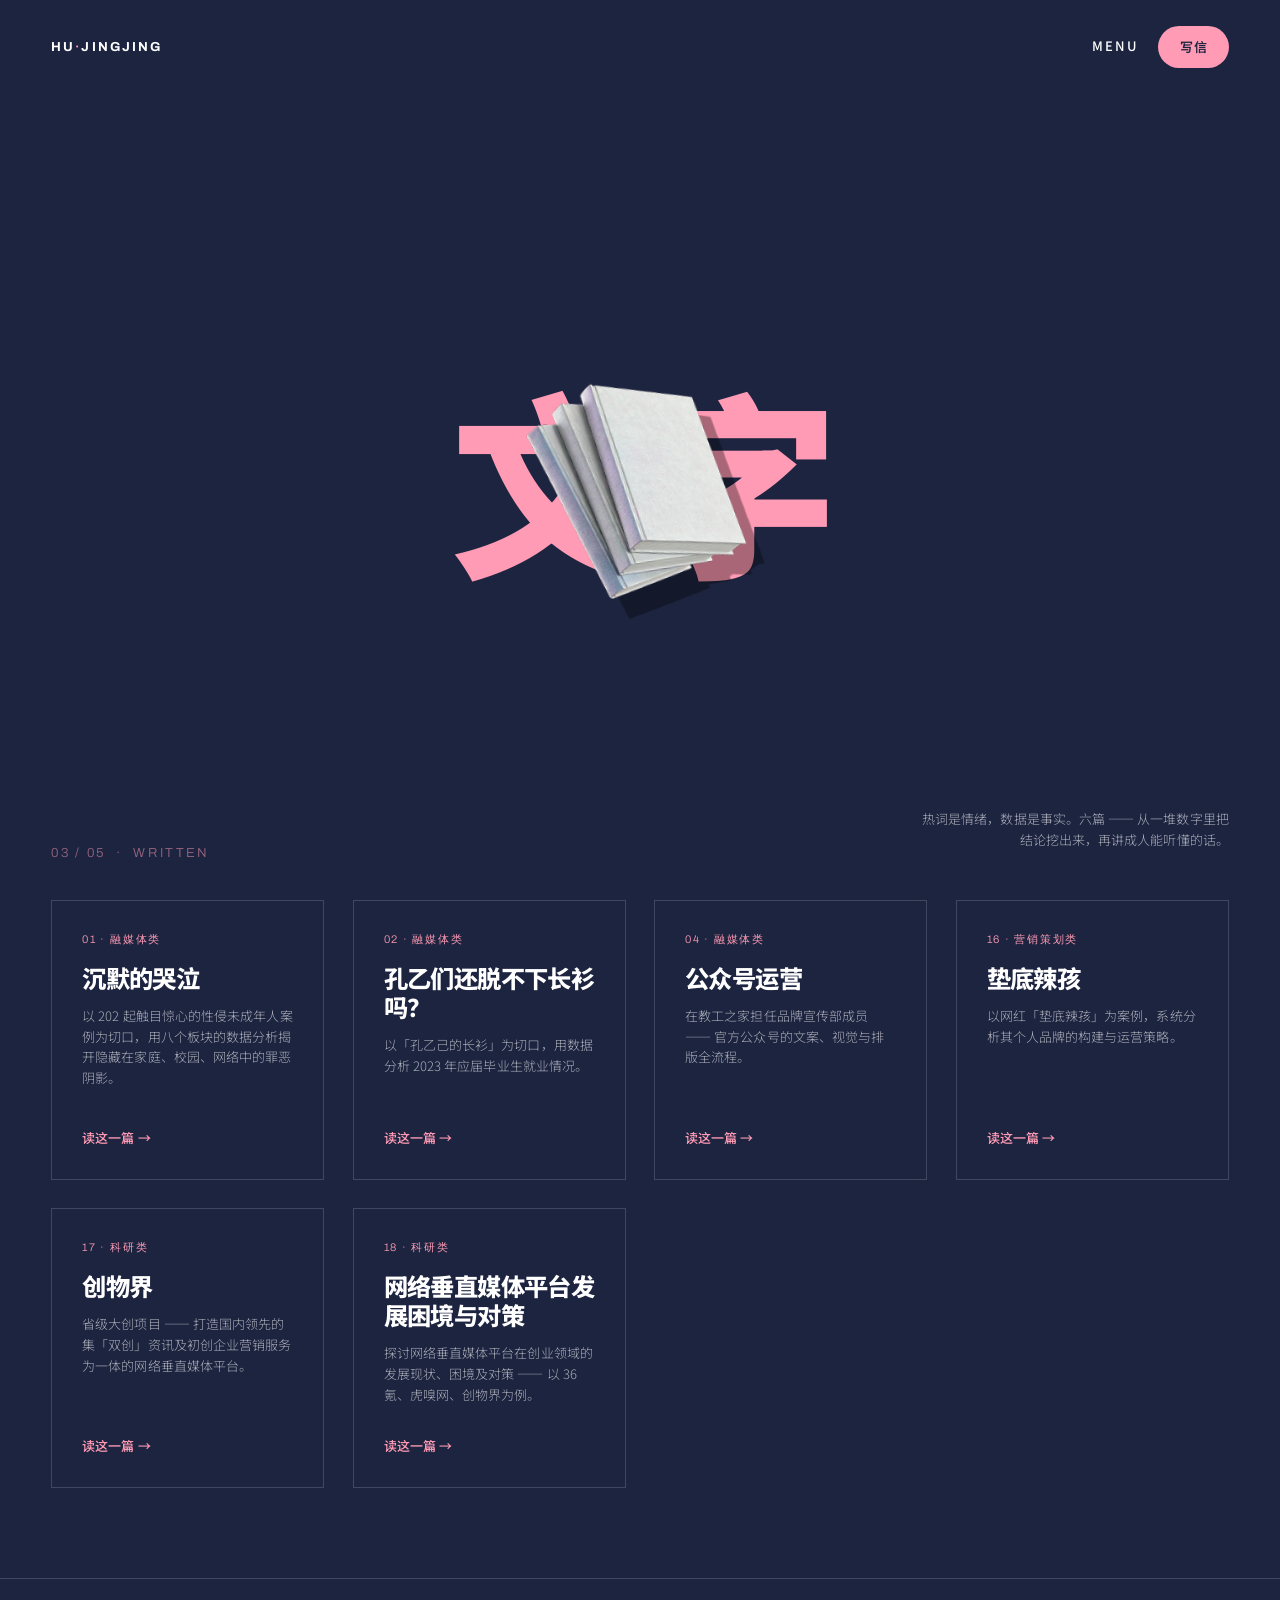
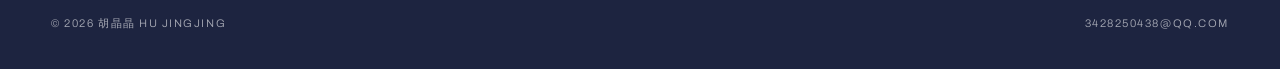
<file: words.html>
<!DOCTYPE html>
<html lang="zh-CN">
<head>
<meta charset="UTF-8">
<meta name="viewport" content="width=device-width, initial-scale=1">
<title>文字 — 胡晶晶</title>
<meta name="description" content="胡晶晶的文字作品：数据新闻、营销分析报告与学术论文。">
<link rel="preconnect" href="https://fonts.googleapis.com">
<link rel="preconnect" href="https://fonts.gstatic.com" crossorigin>
<link href="https://fonts.googleapis.com/css2?family=Archivo:wght@400;500;600;700;800;900&family=Noto+Sans+SC:wght@300;400;500;700;900&display=swap" rel="stylesheet">
<link rel="stylesheet" href="assets/css/style.css">
</head>
<body>

<div class="boot" id="boot"><div style="text-align:center"><div class="boot__mark">文字</div><div class="boot__bar"><i></i></div></div></div>
<canvas id="field" aria-hidden="true"></canvas>

<nav class="menu" id="menu">
  <button class="bar__menu menu__close" id="menuClose">关闭 / CLOSE</button>
  <ul class="menu__list">
    <li><a href="index.html">首页 <em>Index</em></a></li>
    <li><a href="work.html">作品 <em>Selected Work</em></a></li>
    <li><a href="screen.html">影音 <em>On the Screen</em></a></li>
    <li><a href="words.html">文字 <em>Written</em></a></li>
    <li><a href="about.html">关于 <em>This is Me</em></a></li>
    <li><a href="contact.html">联系 <em>Say Hello</em></a></li>
  </ul>
</nav>

<header class="bar">
  <a class="bar__mark" href="index.html">HU<span>·</span>JINGJING</a>
  <div class="bar__right">
    <button class="bar__menu" id="menuBtn">Menu</button>
    <a class="pill" href="contact.html">写信</a>
  </div>
</header>

<main class="page">

  <section class="chapter" data-chapter="words">
    <div class="chapter__stage">
      <h1 class="chapter__word">文字</h1>
      <img class="chapter__prop" alt="">
    </div>
    <div class="chapter__meta">
      <span class="chapter__no">03 / 05 &nbsp;&middot;&nbsp; WRITTEN</span>
      <p class="chapter__blurb">热词是情绪，数据是事实。六篇 —— 从一堆数字里把结论挖出来，再讲成人能听懂的话。</p>
    </div>
  </section>

  <div class="shelf" id="shelf"></div>

</main>

<footer class="foot">
  <span>&copy; 2026 胡晶晶 HU JINGJING</span>
  <span><a href="contact.html">3428250438@qq.com</a></span>
</footer>

<script src="assets/js/field-gl.js"></script>
<script src="assets/js/props.js"></script>
<script src="assets/js/projects.js"></script>
<script src="assets/js/pages.js"></script>
<script src="assets/js/main.js"></script>
</body>
</html>
</file>
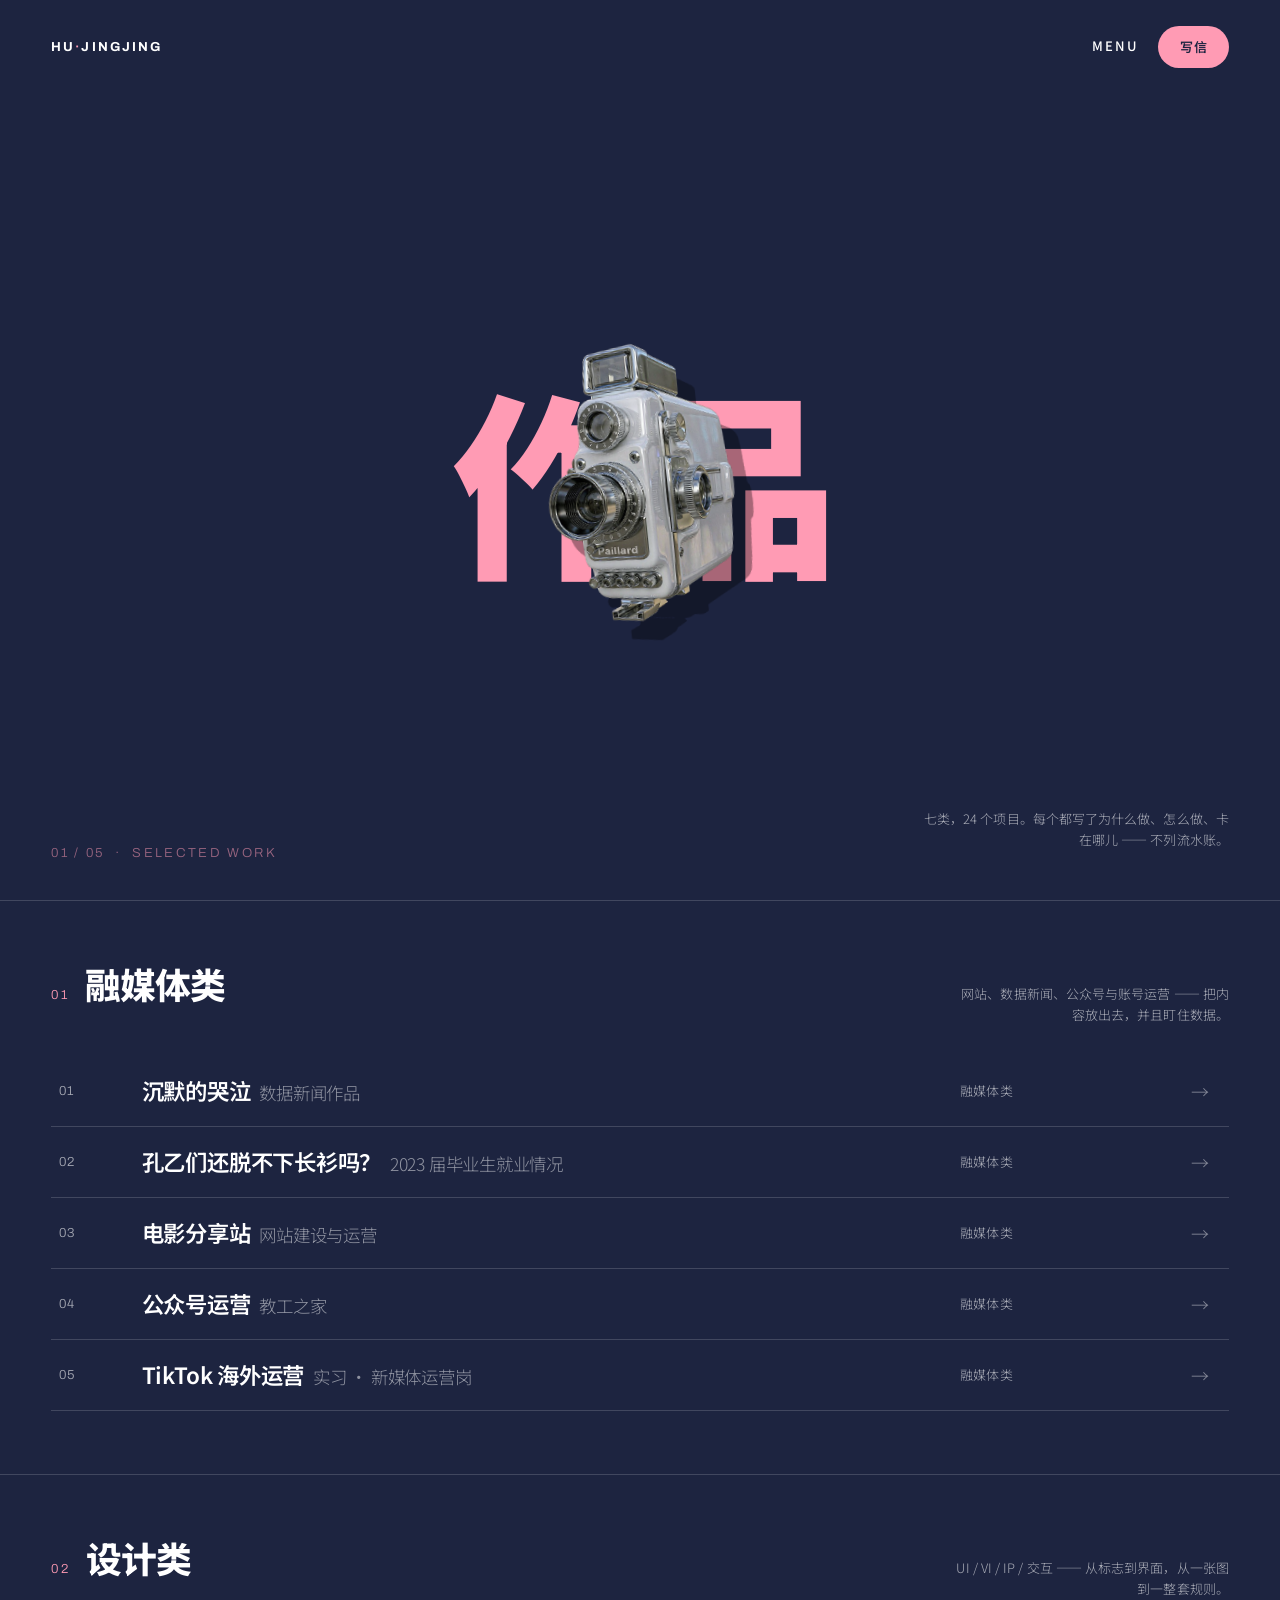
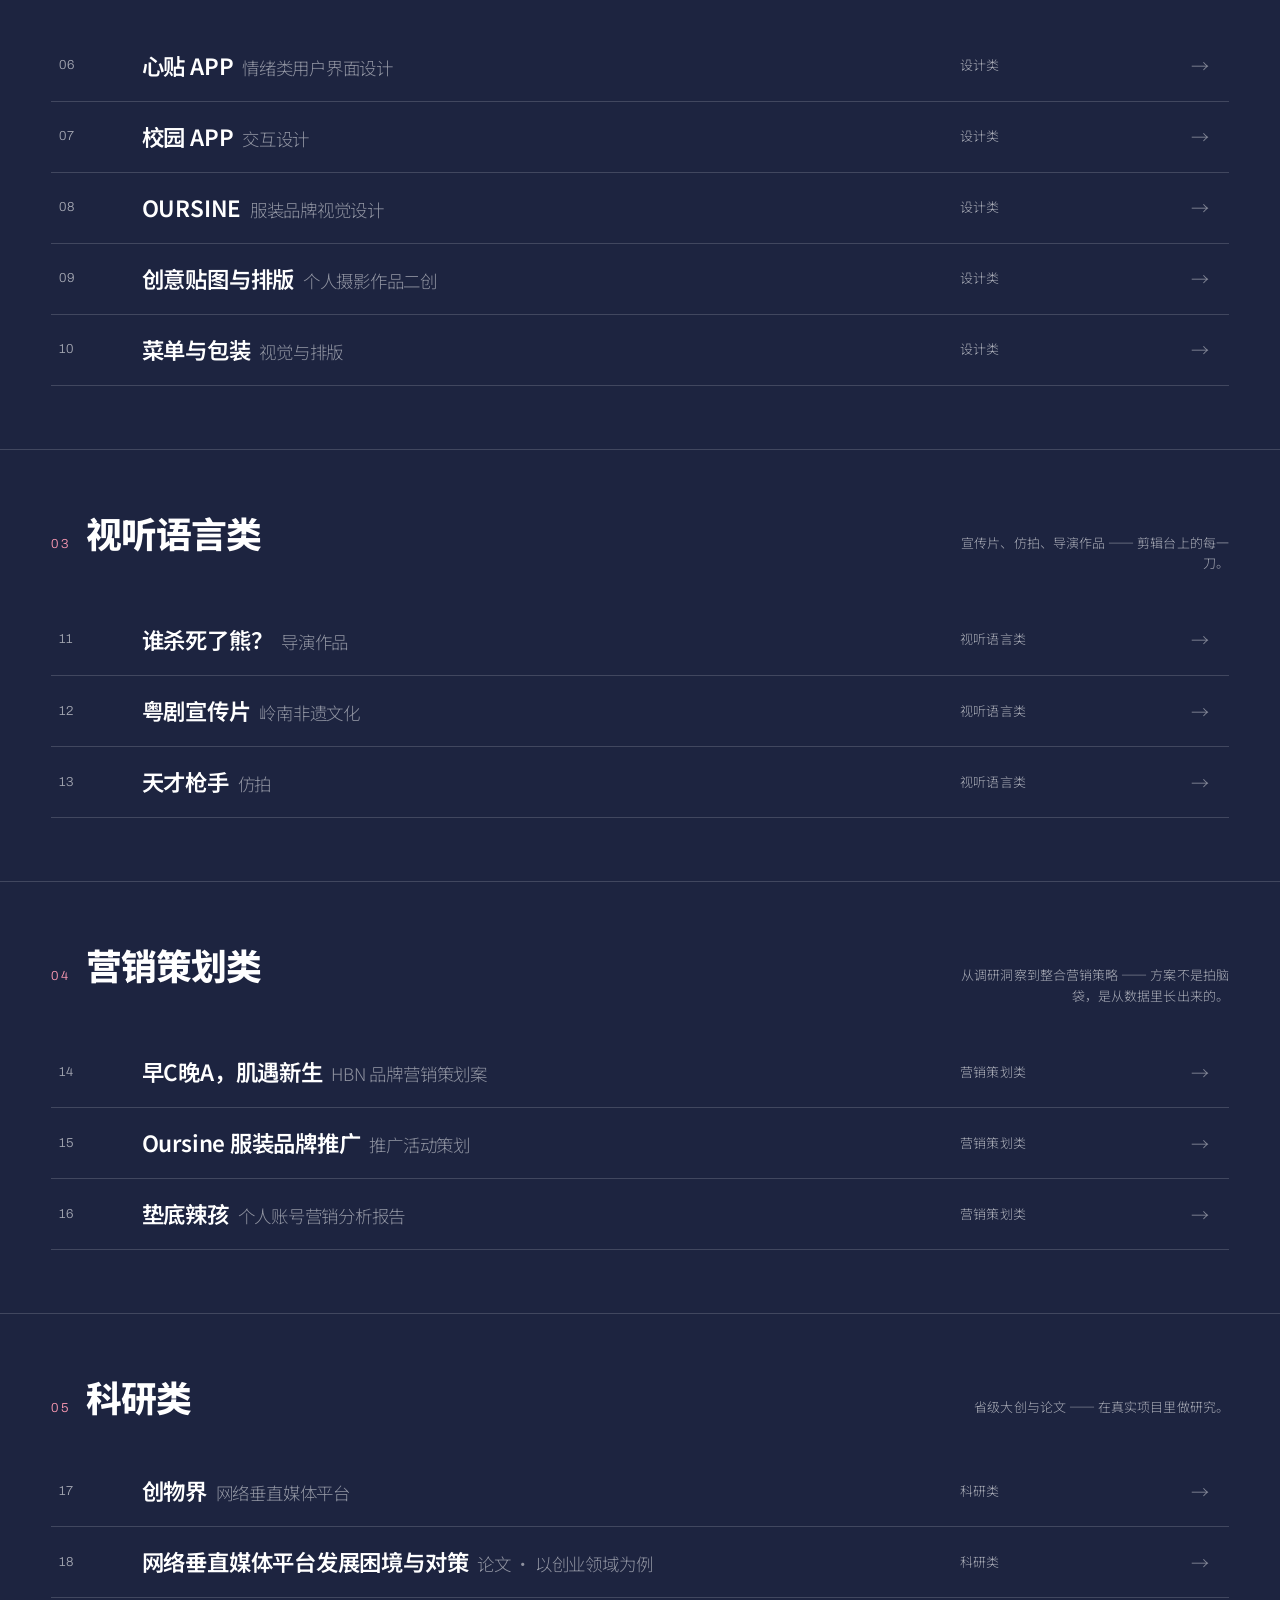
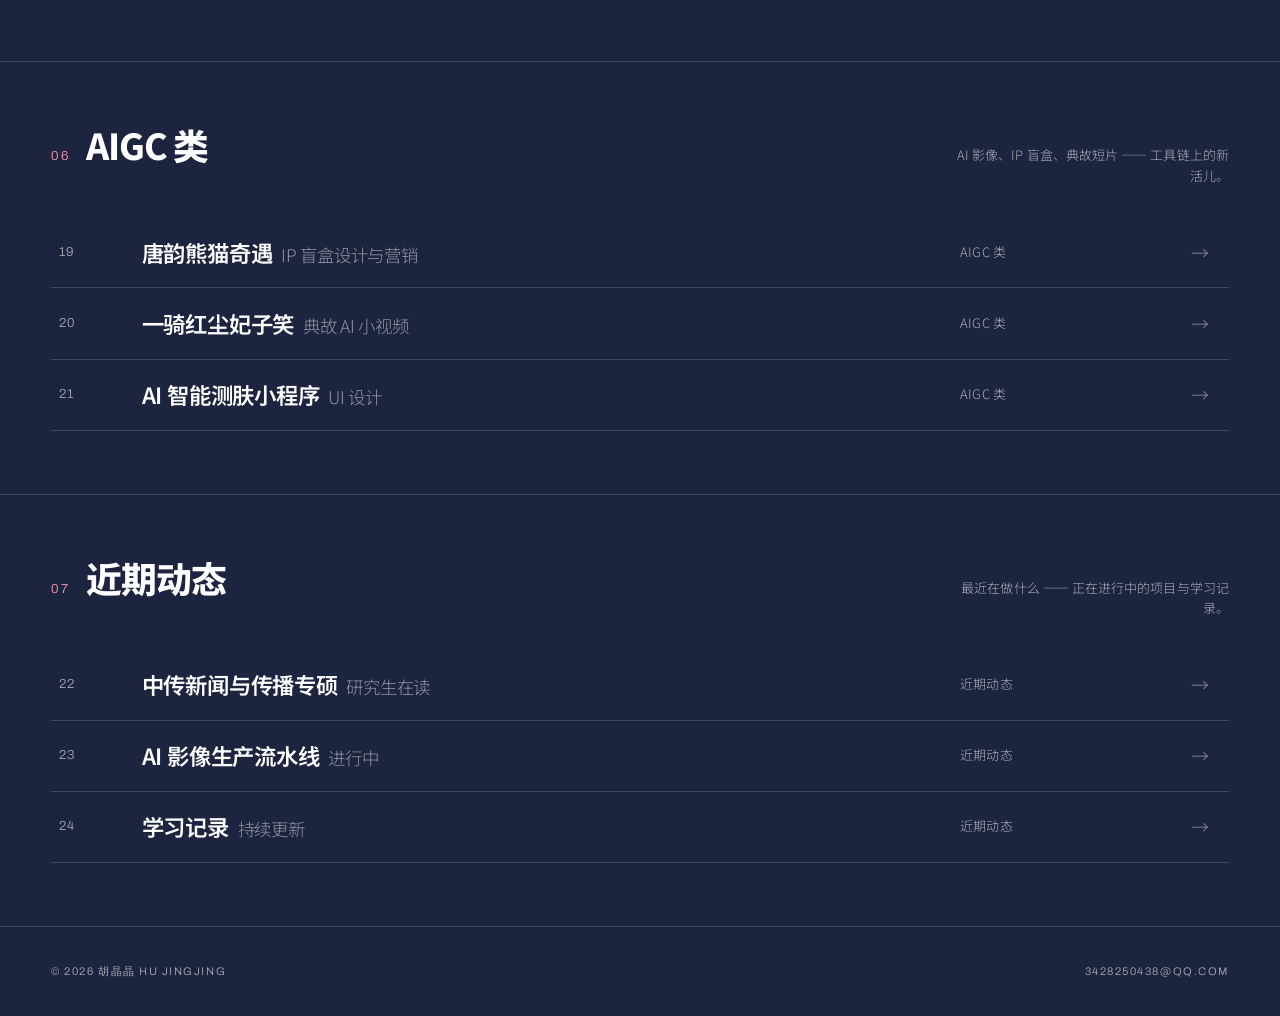
<file: work.html>
<!DOCTYPE html>
<html lang="zh-CN">
<head>
<meta charset="UTF-8">
<meta name="viewport" content="width=device-width, initial-scale=1">
<title>作品 — 胡晶晶</title>
<meta name="description" content="胡晶晶的 24 个项目：营销策划、视觉设计、视听内容、融媒体、科研与 AIGC。">
<link rel="preconnect" href="https://fonts.googleapis.com">
<link rel="preconnect" href="https://fonts.gstatic.com" crossorigin>
<link href="https://fonts.googleapis.com/css2?family=Archivo:wght@400;500;600;700;800;900&family=Noto+Sans+SC:wght@300;400;500;700;900&display=swap" rel="stylesheet">
<link rel="stylesheet" href="assets/css/style.css">
</head>
<body>

<div class="boot" id="boot"><div style="text-align:center"><div class="boot__mark">作品</div><div class="boot__bar"><i></i></div></div></div>
<canvas id="field" aria-hidden="true"></canvas>

<nav class="menu" id="menu">
  <button class="bar__menu menu__close" id="menuClose">关闭 / CLOSE</button>
  <ul class="menu__list">
    <li><a href="index.html">首页 <em>Index</em></a></li>
    <li><a href="work.html">作品 <em>Selected Work</em></a></li>
    <li><a href="screen.html">影音 <em>On the Screen</em></a></li>
    <li><a href="words.html">文字 <em>Written</em></a></li>
    <li><a href="about.html">关于 <em>This is Me</em></a></li>
    <li><a href="contact.html">联系 <em>Say Hello</em></a></li>
  </ul>
</nav>

<header class="bar">
  <a class="bar__mark" href="index.html">HU<span>·</span>JINGJING</a>
  <div class="bar__right">
    <button class="bar__menu" id="menuBtn">Menu</button>
    <a class="pill" href="contact.html">写信</a>
  </div>
</header>

<main class="page">

  <section class="chapter" data-chapter="work">
    <div class="chapter__stage">
      <h1 class="chapter__word">作品</h1>
      <img class="chapter__prop" alt="">
    </div>
    <div class="chapter__meta">
      <span class="chapter__no">01 / 05 &nbsp;&middot;&nbsp; SELECTED WORK</span>
      <p class="chapter__blurb">七类，24 个项目。每个都写了为什么做、怎么做、卡在哪儿 —— 不列流水账。</p>
    </div>
  </section>

  <div id="workList"></div>

</main>

<footer class="foot">
  <span>&copy; 2026 胡晶晶 HU JINGJING</span>
  <span><a href="contact.html">3428250438@qq.com</a></span>
</footer>

<script src="assets/js/field-gl.js"></script>
<script src="assets/js/props.js"></script>
<script src="assets/js/projects.js"></script>
<script src="assets/js/pages.js"></script>
<script src="assets/js/main.js"></script>
</body>
</html>
</file>
<file: assets/css/style.css>
/* ============================================================
   胡晶晶 · 个人站
   设计语言：巨型标题 + 3D 道具穿过字母（复刻 trevornoah.com 交互）
   纪律：只有三色。器物是画面里唯一有材质和阴影的东西。
   ============================================================ */

:root{
  /* —— 三色。改配色只动这三行 —— */
  --pink:  #FF9BB4;
  --navy:  #1D2440;
  --white: #FFFFFF;

  --pink-dim: rgba(255,155,180,.55);
  --white-dim: rgba(255,255,255,.62);
  --white-faint: rgba(255,255,255,.16);
  --navy-lift: #222b4d;

  --font: 'Noto Sans SC', 'Source Han Sans SC', 'PingFang SC', 'Microsoft YaHei', sans-serif;
  --font-en: 'Archivo', 'Helvetica Neue', Arial, sans-serif;

  --t-hero: clamp(84px, 15.5vw, 232px);
  --t-mark: clamp(38px, 5.6vw, 74px);
  --t-h2:   clamp(28px, 3.4vw, 52px);
  --t-h3:   clamp(20px, 2.1vw, 30px);
  --t-body: clamp(15px, 1.15vw, 17.5px);
  --t-sm:   13px;
  --t-xs:   11px;

  --pad: clamp(18px, 4vw, 64px);
  --maxw: 1480px;
  --ease: cubic-bezier(.16,.84,.28,1);
}

*,*::before,*::after{ box-sizing:border-box; }

html{ -webkit-text-size-adjust:100%; scroll-behavior:smooth; }

body{
  margin:0;
  background: var(--navy);
  color: var(--white);
  font-family: var(--font);
  font-size: var(--t-body);
  font-weight: 300;
  line-height: 1.6;
  letter-spacing: .005em;
  overflow-x: hidden;
  -webkit-font-smoothing: antialiased;
}
body.lock{ overflow:hidden; }

a{ color:inherit; text-decoration:none; }
img{ display:block; max-width:100%; }
button{ font:inherit; color:inherit; background:none; border:0; cursor:pointer; }

::selection{ background: var(--pink); color: var(--navy); }

/* ---------- 粒子场（WebGL，垫在最底） ---------- */
#field{
  position: fixed; inset:0; width:100%; height:100%;
  z-index:0; pointer-events:none; display:block;
}
.page{ position:relative; z-index:1; }

/* ---------- 常驻顶栏 ---------- */
.bar{
  position:fixed; top:0; left:0; right:0; z-index:60;
  display:flex; align-items:center; justify-content:space-between;
  padding: clamp(14px,2vw,26px) var(--pad);
  pointer-events:none;
  transition: opacity .4s var(--ease);
}
.bar > *{ pointer-events:auto; }
.bar__mark{
  font-family: var(--font-en); font-weight: 700;
  font-size: var(--t-sm); letter-spacing: .16em; text-transform: uppercase;
}
.bar__mark span{ color: var(--pink); }
.bar__right{ display:flex; align-items:center; gap: clamp(10px,1.4vw,20px); }

.bar__menu{
  font-size: var(--t-sm); letter-spacing:.14em; text-transform:uppercase;
  font-weight:500; padding:8px 2px;
  border-bottom:1px solid transparent; transition:border-color .3s;
}
.bar__menu:hover{ border-color: var(--pink); }

/* 药丸按钮：全站唯一的实心粉 */
.pill{
  display:inline-flex; align-items:center; gap:8px;
  background: var(--pink); color: var(--navy);
  font-size: var(--t-sm); font-weight:600; letter-spacing:.02em;
  padding: 11px 22px; border-radius: 100px;
  transition: transform .35s var(--ease), box-shadow .35s var(--ease);
}
.pill:hover{ transform: translateY(-2px); box-shadow: 0 10px 26px rgba(255,155,180,.32); }
.pill--ghost{
  background:transparent; color:var(--white);
  border:1px solid var(--white-faint);
}
.pill--ghost:hover{ border-color:var(--pink); color:var(--pink); box-shadow:none; }

/* ---------- 全屏菜单 ---------- */
.menu{
  position:fixed; inset:0; z-index:80;
  background: var(--navy);
  clip-path: inset(0 0 100% 0);
  transition: clip-path .7s var(--ease);
  display:flex; flex-direction:column; justify-content:center;
  padding: 0 var(--pad);
}
.menu.open{ clip-path: inset(0 0 0 0); }
.menu__list{ list-style:none; margin:0; padding:0; }
.menu__list li{ overflow:hidden; }
.menu__list a{
  display:flex; align-items:baseline; gap: clamp(14px,2.4vw,40px);
  font-size: clamp(34px, 6.4vw, 88px); font-weight:900; letter-spacing:-.03em;
  line-height:1.14; padding: clamp(2px,.5vw,8px) 0;
  transform: translateY(105%); transition: transform .8s var(--ease), color .3s;
}
.menu.open .menu__list a{ transform:none; }
.menu__list a:hover{ color: var(--pink); }
.menu__list a em{
  font-family: var(--font-en); font-style:normal; font-weight:400;
  font-size: clamp(11px,1.1vw,14px); letter-spacing:.18em; text-transform:uppercase;
  color: var(--pink-dim);
}
.menu.open .menu__list li:nth-child(1) a{ transition-delay:.08s; }
.menu.open .menu__list li:nth-child(2) a{ transition-delay:.14s; }
.menu.open .menu__list li:nth-child(3) a{ transition-delay:.20s; }
.menu.open .menu__list li:nth-child(4) a{ transition-delay:.26s; }
.menu.open .menu__list li:nth-child(5) a{ transition-delay:.32s; }
.menu.open .menu__list li:nth-child(6) a{ transition-delay:.38s; }
.menu__close{ position:absolute; top: clamp(14px,2vw,26px); right: var(--pad); }

/* ---------- 首屏：只有三样东西 ---------- */
.hero{
  min-height: 100svh;
  display:flex; flex-direction:column; justify-content:space-between;
  padding: clamp(90px,11vh,140px) var(--pad) clamp(30px,5vh,56px);
  max-width: var(--maxw); margin:0 auto;
}
.hero__mark{
  font-size: var(--t-mark); font-weight:900; letter-spacing:-.035em;
  line-height:.98; color: var(--pink);
  margin:0;
}
.hero__mark small{
  display:block; font-family:var(--font-en); font-weight:400;
  font-size: clamp(11px,1.05vw,14px); letter-spacing:.24em; text-transform:uppercase;
  color: var(--white-dim); margin-top: clamp(10px,1.4vw,18px);
}
/* ---------- 章节页：巨字 + 道具穿过去 ---------- */
.chapter{
  min-height: 100svh;
  display:grid; place-items:center;
  padding: clamp(110px,14vh,170px) var(--pad) clamp(50px,8vh,90px);
  position:relative;
}
.chapter__stage{ position:relative; width:fit-content; max-width:100%; }
.chapter__word{
  margin:0; font-weight:900; letter-spacing:-.045em; line-height:.86;
  font-size: var(--t-hero); color: var(--pink);
  white-space:nowrap;
}
.chapter__word span{ display:inline-block; transform: translateY(106%); transition: transform 1.05s var(--ease); }
.loaded .chapter__word span{ transform:none; }

/* 道具：绝对压在词的中间，是画面里唯一有材质和阴影的东西 */
.chapter__prop{
  position:absolute;
  left: var(--px, 50%);
  top:  var(--py, 50%);
  height: calc(var(--t-hero) * var(--ph, 1.5));
  width:auto;
  transform: translate(-50%,-50%) rotate(var(--rot,-5deg)) scale(.6);
  opacity:0;
  filter: drop-shadow(clamp(10px,1.4vw,22px) clamp(12px,1.7vw,28px) 0 rgba(0,0,0,.34));
  pointer-events:none;
  transition: transform 1s var(--ease), opacity .6s ease;
}
.loaded .chapter__prop{ transform: translate(-50%,-50%) rotate(var(--rot,-5deg)) scale(1); opacity:1; transition-delay:.28s; }

/* 贴纸式人像（关于页）—— 撕纸白边是图自带的，只加投影 */
.chapter__prop--sticker{
  height: calc(var(--t-hero) * 1.15);
  width:auto;
}

.chapter__meta{
  position:absolute; left: var(--pad); right: var(--pad);
  bottom: clamp(24px,4vh,46px);
  display:flex; justify-content:space-between; align-items:flex-end; gap:20px;
  font-size: var(--t-sm); color: var(--white-dim);
}
.chapter__no{ font-family:var(--font-en); letter-spacing:.18em; color:var(--pink-dim); }
.chapter__blurb{ max-width: 44ch; text-align:right; color: var(--white-dim); }

/* ---------- 首页索引段（Media / About / Latest） ---------- */
.entry{
  border-top:1px solid var(--white-faint);
  padding: clamp(46px,7vh,88px) var(--pad);
}
.entry__inner{ max-width: var(--maxw); margin:0 auto;
  display:grid; grid-template-columns: minmax(0,1fr) minmax(0,1.25fr); gap: clamp(24px,5vw,90px);
  align-items:start;
}
.entry__label{
  font-family: var(--font-en); font-size: var(--t-sm); font-weight:500;
  letter-spacing:.2em; text-transform:uppercase; color: var(--pink);
  display:block; margin-bottom:14px;
}
.entry__label i{ font-style:normal; color:var(--white-dim); letter-spacing:.06em; }
.entry h2{
  font-size: var(--t-h2); font-weight:800; letter-spacing:-.03em; line-height:1.08;
  margin:0 0 20px;
}
.entry p{ color: var(--white-dim); margin:0 0 26px; max-width:52ch; }
.entry__thumb{
  aspect-ratio: 4/3; border-radius: 4px; overflow:hidden;
  background: var(--navy-lift); position:relative;
}
.entry__thumb img{ width:100%; height:100%; object-fit:contain; padding:6%; }

/* ---------- 项目列表 ---------- */
.grp{ border-top:1px solid var(--white-faint); padding: clamp(40px,6vh,74px) var(--pad) clamp(50px,7vh,86px); }
.grp__inner{ max-width: var(--maxw); margin:0 auto; }
.grp__head{ display:flex; align-items:baseline; gap:16px; margin-bottom: clamp(22px,3.4vh,40px); }
.grp__head span{ font-family:var(--font-en); font-size:var(--t-sm); letter-spacing:.18em; color:var(--pink); }
.grp__head h2{ font-size: clamp(24px,2.8vw,40px); font-weight:800; letter-spacing:-.03em; margin:0; }
.grp__head p{ margin:0 0 0 auto; color:var(--white-dim); font-size:var(--t-sm); max-width:40ch; text-align:right; }

.rows{ list-style:none; margin:0; padding:0; }
.row{ border-bottom:1px solid var(--white-faint); }
.row a{
  display:grid; grid-template-columns: 62px minmax(0,1fr) 210px 30px;
  align-items:center; gap: clamp(10px,1.6vw,26px);
  padding: clamp(14px,1.9vh,22px) 8px;
  position:relative; transition: color .35s var(--ease);
  isolation:isolate;
}
/* 粉块从下往上扫过 */
.row a::before{
  content:""; position:absolute; inset:0; background: var(--pink);
  transform: scaleY(0); transform-origin: bottom;
  transition: transform .42s var(--ease); z-index:-1;
}
.row a:hover::before{ transform: scaleY(1); }
.row a:hover{ color: var(--navy); }
.row__no{ font-family:var(--font-en); font-size:var(--t-sm); letter-spacing:.1em; opacity:.6; }
.row__title{ font-size: clamp(17px,1.75vw,25px); font-weight:600; letter-spacing:-.01em; }
.row__title em{ font-style:normal; opacity:.5; font-weight:300; font-size:.78em; margin-left:.5em; }
.row__cat{ font-size:var(--t-sm); opacity:.62; }
.row__year{ font-family:var(--font-en); font-size:var(--t-sm); opacity:.62; }
.row__go{ font-size:18px; opacity:.45; transition: transform .35s var(--ease), opacity .35s; }
.row a:hover .row__go{ transform: translateX(6px); opacity:1; }
@media (max-width: 820px){
  .row a{ grid-template-columns: 44px minmax(0,1fr) 26px; }
  .row__cat,.row__year{ display:none; }
}

/* ---------- 项目详情 ---------- */
.detail{ max-width: 1080px; margin:0 auto; padding: clamp(120px,16vh,190px) var(--pad) 90px; position:relative; }
.detail__prop{
  position:absolute; right: var(--pad); top: clamp(86px,11vh,132px);
  height: clamp(84px,10vw,164px); width:auto; opacity:.92; pointer-events:none;
  filter: drop-shadow(clamp(8px,1vw,16px) clamp(10px,1.2vw,20px) 0 rgba(0,0,0,.32));
}
@media (max-width: 720px){ .detail__prop{ display:none; } }
.detail__eyebrow{
  display:flex; gap:16px; flex-wrap:wrap; align-items:center;
  font-family:var(--font-en); font-size:var(--t-sm); letter-spacing:.18em;
  text-transform:uppercase; color:var(--pink); margin-bottom: clamp(18px,3vh,30px);
}
.detail__eyebrow i{ font-style:normal; color:var(--white-dim); }
.detail__title{
  font-size: clamp(38px,6vw,92px); font-weight:900; letter-spacing:-.04em;
  line-height:1.0; margin:0 0 clamp(24px,4vh,44px);
}
.detail__title em{ font-style:normal; display:block; font-size:.44em; font-weight:300; color:var(--white-dim); letter-spacing:0; margin-top:.5em; }
.detail__lead{
  font-size: clamp(18px,2vw,26px); font-weight:400; line-height:1.5;
  color:var(--white); max-width:34ch; margin:0 0 clamp(30px,5vh,56px);
}
.detail__body p{ color:var(--white-dim); margin:0 0 1.4em; max-width:68ch; font-size: clamp(15px,1.15vw,17.5px); }

.facts{
  display:grid; grid-template-columns: repeat(auto-fit,minmax(180px,1fr));
  gap:1px; background:var(--white-faint); border:1px solid var(--white-faint);
  margin: clamp(34px,5vh,58px) 0;
}
.facts div{ background:var(--navy); padding: clamp(16px,2.2vw,24px); }
.facts dt{ font-family:var(--font-en); font-size:var(--t-xs); letter-spacing:.18em;
  text-transform:uppercase; color:var(--pink); margin-bottom:8px; }
.facts dd{ margin:0; font-size: clamp(15px,1.3vw,19px); font-weight:500; }

.sec{ border-top:1px solid var(--white-faint); padding: clamp(24px,3.6vh,40px) 0; }
.sec__label{ font-family:var(--font-en); font-size:var(--t-sm); letter-spacing:.2em;
  text-transform:uppercase; color:var(--pink); display:block; margin-bottom:14px; }
.sec p{ margin:0; color:var(--white-dim); max-width:70ch; }

.nav2{
  display:flex; justify-content:space-between; gap:20px;
  border-top:1px solid var(--white-faint); margin-top: clamp(50px,8vh,90px); padding-top: clamp(24px,3.4vh,40px);
}
.nav2 a{ display:block; max-width:46%; }
.nav2 small{ display:block; font-family:var(--font-en); font-size:var(--t-xs);
  letter-spacing:.18em; text-transform:uppercase; color:var(--pink); margin-bottom:8px; }
.nav2 strong{ font-size: clamp(16px,1.8vw,24px); font-weight:700; letter-spacing:-.02em; }
.nav2 a:last-child{ text-align:right; }
.nav2 a:hover strong{ color:var(--pink); }

/* ---------- 影音：播放器 + 曲目表 ---------- */
.player{ max-width: var(--maxw); margin:0 auto; padding: 0 var(--pad) clamp(50px,8vh,90px);
  display:grid; grid-template-columns: minmax(0,1.45fr) minmax(0,1fr); gap: clamp(22px,3.4vw,54px); }
.player__stage{
  position:relative; aspect-ratio: 16/9; background: var(--navy-lift);
  display:grid; place-items:center; overflow:hidden;
}
.player__stage > img{
  position:absolute; height:76%; width:auto; right:-4%; bottom:-8%;
  opacity:.9; transition: opacity .3s ease;
  filter: drop-shadow(10px 14px 0 rgba(0,0,0,.3));
}
.player__info{ position:relative; z-index:2; padding: clamp(20px,3vw,40px); width:100%; }
.player__no{ font-family:var(--font-en); font-size:var(--t-xs); letter-spacing:.2em;
  text-transform:uppercase; color:var(--pink); display:block; margin-bottom:12px; }
.player__stage h3{ font-size: clamp(20px,2.4vw,34px); font-weight:800; letter-spacing:-.03em; margin:0 0 12px; max-width:14ch; }
.player__stage p{ color:var(--white-dim); font-size: var(--t-sm); max-width:34ch; margin:0 0 18px; }
.player__go{ font-size:var(--t-sm); font-weight:500; color:var(--pink); border-bottom:1px solid var(--pink); padding-bottom:3px; }

.playlist{ list-style:none; margin:0; padding:0; border-top:1px solid var(--white-faint); }
.playlist li{ border-bottom:1px solid var(--white-faint); }
.playlist button{
  width:100%; display:grid; grid-template-columns: 44px minmax(0,1fr) auto;
  gap:14px; align-items:center; padding: clamp(13px,1.7vh,18px) 6px;
  text-align:left; transition: color .3s, padding-left .3s var(--ease);
}
.playlist button:hover{ color:var(--pink); padding-left:14px; }
.playlist button.is-on{ color:var(--pink); }
.playlist button.is-on .pl__no{ color:var(--pink); }
.pl__no{ font-family:var(--font-en); font-size:var(--t-xs); letter-spacing:.14em; opacity:.66; }
.pl__name{ font-size: clamp(15px,1.4vw,19px); font-weight:600; }
.pl__time{ font-family:var(--font-en); font-size:var(--t-xs); letter-spacing:.1em; opacity:.5; }
@media (max-width: 900px){ .player{ grid-template-columns:1fr; } }

/* ---------- 文字：卡片书架 ---------- */
.shelf{ max-width: var(--maxw); margin:0 auto; padding: 0 var(--pad) clamp(60px,10vh,110px);
  display:grid; grid-template-columns: repeat(auto-fill,minmax(270px,1fr)); gap: clamp(16px,2.2vw,32px); }
.sheet{
  border:1px solid var(--white-faint); padding: clamp(20px,2.4vw,30px);
  display:flex; flex-direction:column; gap:14px; min-height: 280px;
  transition: background .42s var(--ease), color .42s var(--ease), transform .42s var(--ease), border-color .42s;
}
.sheet:hover{ background:var(--pink); color:var(--navy); border-color:var(--pink); transform: translateY(-6px); }
.sheet__no{ font-family:var(--font-en); font-size:var(--t-xs); letter-spacing:.16em;
  text-transform:uppercase; color:var(--pink); transition: color .42s; }
.sheet:hover .sheet__no{ color:var(--navy); opacity:.7; }
.sheet h3{ font-size: clamp(19px,1.9vw,26px); font-weight:800; letter-spacing:-.025em; line-height:1.2; margin:0; }
.sheet p{ font-size: var(--t-sm); color:var(--white-dim); transition: color .42s; margin:0; }
.sheet:hover p{ color: rgba(29,36,64,.78); }
.sheet__go{ margin-top:auto; font-size:var(--t-sm); font-weight:500; color:var(--pink); transition: color .42s; }
.sheet:hover .sheet__go{ color:var(--navy); }

/* ---------- 关于：履历分段 ---------- */
.bio{ display:grid; gap: clamp(24px,3.6vh,44px); max-width: var(--maxw); margin:0 auto; }
.bio__item{ display:grid; grid-template-columns: 62px minmax(0,1fr); gap: clamp(14px,2vw,34px);
  border-top:1px solid var(--white-faint); padding-top: clamp(18px,2.6vh,30px); }
.bio__n{ font-family:var(--font-en); font-size:var(--t-sm); letter-spacing:.16em; color:var(--pink); }
.bio h3{ font-size: clamp(20px,2.2vw,32px); font-weight:800; letter-spacing:-.028em; line-height:1.2; margin:0 0 14px; }
.bio p{ color:var(--white-dim); margin:0 0 .95em; max-width:64ch; }
.bio b{ color:var(--white); font-weight:500; }
@media (max-width: 640px){ .bio__item{ grid-template-columns:1fr; gap:8px; } }

/* ---------- 标签胶囊 ---------- */
.pills{ display:flex; flex-wrap:wrap; gap:8px; }
.pills span{ border:1px solid var(--white-faint); padding:7px 15px; font-size:var(--t-sm);
  border-radius:100px; transition: border-color .3s, color .3s; }
.pills span:hover{ border-color:var(--pink); color:var(--pink); }

/* ---------- 关于 ---------- */
.lede{ max-width: var(--maxw); margin:0 auto; padding: clamp(10px,3vh,40px) var(--pad) clamp(50px,8vh,90px);
  display:grid; grid-template-columns: minmax(0,1.35fr) minmax(0,1fr); gap: clamp(26px,5vw,80px); }
.lede h2{ font-size: clamp(26px,3.2vw,48px); font-weight:800; letter-spacing:-.03em; line-height:1.16; margin:0 0 26px; }
.lede p{ color:var(--white-dim); margin:0 0 1.3em; }
.lede b{ color:var(--white); font-weight:500; }
.lede__side{ border-left:1px solid var(--white-faint); padding-left: clamp(20px,3vw,40px); }
.lede__side dl{ margin:0; }
.lede__side dt{ font-family:var(--font-en); font-size:var(--t-xs); letter-spacing:.18em;
  text-transform:uppercase; color:var(--pink); margin:0 0 6px; }
.lede__side dd{ margin:0 0 clamp(18px,2.6vh,28px); font-size: clamp(15px,1.35vw,19px); font-weight:500; }
@media (max-width: 880px){
  .lede{ grid-template-columns:1fr; }
  .lede__side{ border-left:0; border-top:1px solid var(--white-faint); padding:26px 0 0; }
}

/* ---------- 时间线（首页 Latest） ---------- */
.tl{ list-style:none; margin:0; padding:0; }
.tl li{ border-bottom:1px solid var(--white-faint); }
.tl a{ display:grid; grid-template-columns: 110px 1fr; gap: clamp(12px,2vw,30px);
  padding: clamp(14px,2vh,20px) 0; align-items:baseline; transition:color .3s; }
.tl a:hover{ color:var(--pink); }
.tl time{ font-family:var(--font-en); font-size:var(--t-sm); letter-spacing:.1em; color:var(--pink-dim); }
.tl span{ font-size: clamp(16px,1.5vw,21px); font-weight:500; }

/* ---------- 引用块 ---------- */
.quote{ border-top:1px solid var(--white-faint); padding: clamp(60px,11vh,130px) var(--pad); }
.quote__inner{ max-width: var(--maxw); margin:0 auto; }
.quote blockquote{
  margin:0; font-size: clamp(24px,3.6vw,54px); font-weight:800; letter-spacing:-.03em;
  line-height:1.18; max-width:24ch;
}
.quote blockquote span{ color:var(--pink); }
.quote cite{ display:block; margin-top: clamp(20px,3vh,34px); font-style:normal;
  font-family:var(--font-en); font-size:var(--t-sm); letter-spacing:.16em;
  text-transform:uppercase; color:var(--white-dim); }

/* ---------- 联系 ---------- */
.contact__grid{ max-width: var(--maxw); margin:0 auto; padding: 0 var(--pad) clamp(60px,10vh,120px);
  display:grid; grid-template-columns: repeat(auto-fit,minmax(240px,1fr)); gap: clamp(20px,3vw,44px); }
.ccard{ border-top:1px solid var(--white-faint); padding-top: clamp(18px,2.6vw,28px); }
.ccard dt{ font-family:var(--font-en); font-size:var(--t-xs); letter-spacing:.2em;
  text-transform:uppercase; color:var(--pink); margin:0 0 14px; }
.ccard a,.ccard p{ font-size: clamp(17px,1.9vw,26px); font-weight:600; letter-spacing:-.01em;
  margin:0; display:inline-block; border-bottom:1px solid transparent; transition:border-color .3s,color .3s; }
.ccard a:hover{ color:var(--pink); border-color:var(--pink); }
.ccard p{ font-weight:300; font-size: clamp(15px,1.2vw,17px); color:var(--white-dim); }

/* ---------- 页脚 ---------- */
.foot{
  border-top:1px solid var(--white-faint); padding: clamp(24px,4vh,40px) var(--pad);
  display:flex; justify-content:space-between; gap:16px; flex-wrap:wrap;
  font-family:var(--font-en); font-size:var(--t-xs); letter-spacing:.14em;
  text-transform:uppercase; color:var(--white-dim);
}

/* ---------- 页面转场 ---------- */
.wipe{ position:fixed; inset:0; z-index:120; background:var(--pink); pointer-events:none;
  transform: scaleY(0); transform-origin: bottom; }
.wipe.on{ transform: scaleY(1); transition: transform .48s var(--ease); }

/* ---------- 入场 ---------- */
[data-rev]{ opacity:0; transform: translateY(26px); }
[data-rev].in{ opacity:1; transform:none; transition: opacity .9s var(--ease), transform .9s var(--ease); }
html.no-js [data-rev], html.fallback [data-rev]{ opacity:1; transform:none; }

@media (prefers-reduced-motion: reduce){
  *{ animation:none !important; transition-duration:.01ms !important; }
  .chapter__word span,.chapter__prop,[data-rev]{ transform:none !important; opacity:1 !important; }
}

/* ---------- 加载遮罩 ---------- */
.boot{ position:fixed; inset:0; z-index:200; background:var(--navy);
  display:grid; place-items:center; transition: opacity .7s var(--ease); }
.boot.done{ opacity:0; pointer-events:none; }
.boot__mark{ font-size: clamp(30px,4.4vw,58px); font-weight:900; letter-spacing:-.03em; color:var(--pink); }
.boot__bar{ width: min(240px,50vw); height:1px; background:var(--white-faint); margin-top:22px; position:relative; overflow:hidden; }
.boot__bar i{ position:absolute; inset:0; background:var(--pink); transform-origin:left; transform:scaleX(0); }

@media (max-width: 900px){
  .entry__inner{ grid-template-columns:1fr; }
  .chapter__meta{ flex-direction:column; align-items:flex-start; }
  .chapter__blurb{ text-align:left; }
}

/* ============================================================
   首页 · 脑海 hero —— 头顶撕开，装着整个作品集
   人物像参考站一样大：贴着视口底，占大半屏
   ============================================================ */
.hero--mind{ padding-bottom:0; }
.hero--mind .hero__mark{ position:relative; z-index:1; }

.mind{
  position:relative; z-index:2;
  width:min(66vh, 84vw, 760px);
  margin:auto auto 0;
}
.mind__head{ position:relative; }
.mind__head > img{
  display:block; width:100%; height:auto;
  filter: drop-shadow(16px 24px 0 rgba(0,0,0,.30));
}

/* 眼睛窗口：椭圆形，位置与尺寸由 mind.js 按头像渲染尺寸计算。
   遮罩核心 74% 全不透明（完整盖住眼裂），外圈渐隐，平移时不露接缝 */
.mind__eye{
  position:absolute; z-index:2;
  border-radius:50%; overflow:hidden;
  -webkit-mask-image: radial-gradient(50% 50% at 50% 50%, #000 0 74%, rgba(0,0,0,.55) 88%, rgba(0,0,0,0) 100%);
          mask-image: radial-gradient(50% 50% at 50% 50%, #000 0 74%, rgba(0,0,0,.55) 88%, rgba(0,0,0,0) 100%);
  /* 无 JS 时的兜底：不可见，避免错位露出 */
  display:none;
}
.js-mind .mind__eye{ display:block; }
.mind__eye img{ position:absolute; pointer-events:none; will-change:transform; }

/* 冒出来的道具 */
.mind__props{ position:absolute; inset:0; z-index:3; pointer-events:none; }
.mind__prop{
  pointer-events:auto; position:absolute; display:block; cursor:pointer;
  rotate: var(--r, 0deg);
  animation: mindFloat 5.6s ease-in-out infinite;
  transition: scale .45s cubic-bezier(.22,1.4,.36,1), filter .45s var(--ease);
  filter: drop-shadow(10px 14px 0 rgba(0,0,0,.26));
}
.mind__prop:hover{ scale:1.16; z-index:6; filter: drop-shadow(14px 20px 0 rgba(0,0,0,.34)); }
.mind__prop img, .mind__prop svg{ display:block; width:100%; height:auto; pointer-events:none; }

.mind__prop .mind__tag{
  position:absolute; left:50%; bottom: calc(100% + 10px);
  transform: translate(-50%, 8px) scale(.6);
  background:var(--pink); color:var(--navy);
  font-family:var(--font); font-weight:700; font-size:13px; letter-spacing:.1em;
  padding:8px 18px; border-radius:999px; white-space:nowrap;
  opacity:0; transition:.32s var(--ease); pointer-events:none;
  box-shadow: 0 6px 18px rgba(0,0,0,.35);
}
.mind__prop .mind__tag::after{
  content:""; position:absolute; left:50%; top:100%; transform:translateX(-50%);
  border:6px solid transparent; border-top-color:var(--pink);
}
.mind__prop:hover .mind__tag{ opacity:1; transform:translate(-50%,0) scale(1); }

/* 五个道具的落点 —— 扇形围在脑子开口上方 */
.mind__prop.p1{ width:23%; left:1%;   top:5%;  --r:-16deg; animation-delay:0s;    }
.mind__prop.p2{ width:26%; left:17%;  top:-3%; --r:-7deg;  animation-delay:.7s;  }
.mind__prop.p3{ width:27%; left:40%;  top:-8%; --r:3deg;   animation-delay:1.3s; }
.mind__prop.p4{ width:20%; left:64%;  top:-1%; --r:10deg;  animation-delay:1.9s; }
.mind__prop.p5{ width:22%; left:82%;  top:9%;  --r:15deg;  animation-delay:2.5s; }

@keyframes mindFloat{
  0%,100%{ transform:translateY(0); }
  50%    { transform:translateY(-9px); }
}

@media (max-width: 900px){
  .mind{ width:min(88vw, 520px); }
  .mind__prop .mind__tag{ font-size:11px; padding:6px 13px; }
  .mind__prop.p1{ width:26%; } .mind__prop.p2{ width:29%; }
  .mind__prop.p3{ width:30%; } .mind__prop.p4{ width:23%; }
  .mind__prop.p5{ width:25%; }
}
@media (prefers-reduced-motion: reduce){
  .mind__prop{ animation:none; }
}
</file>
